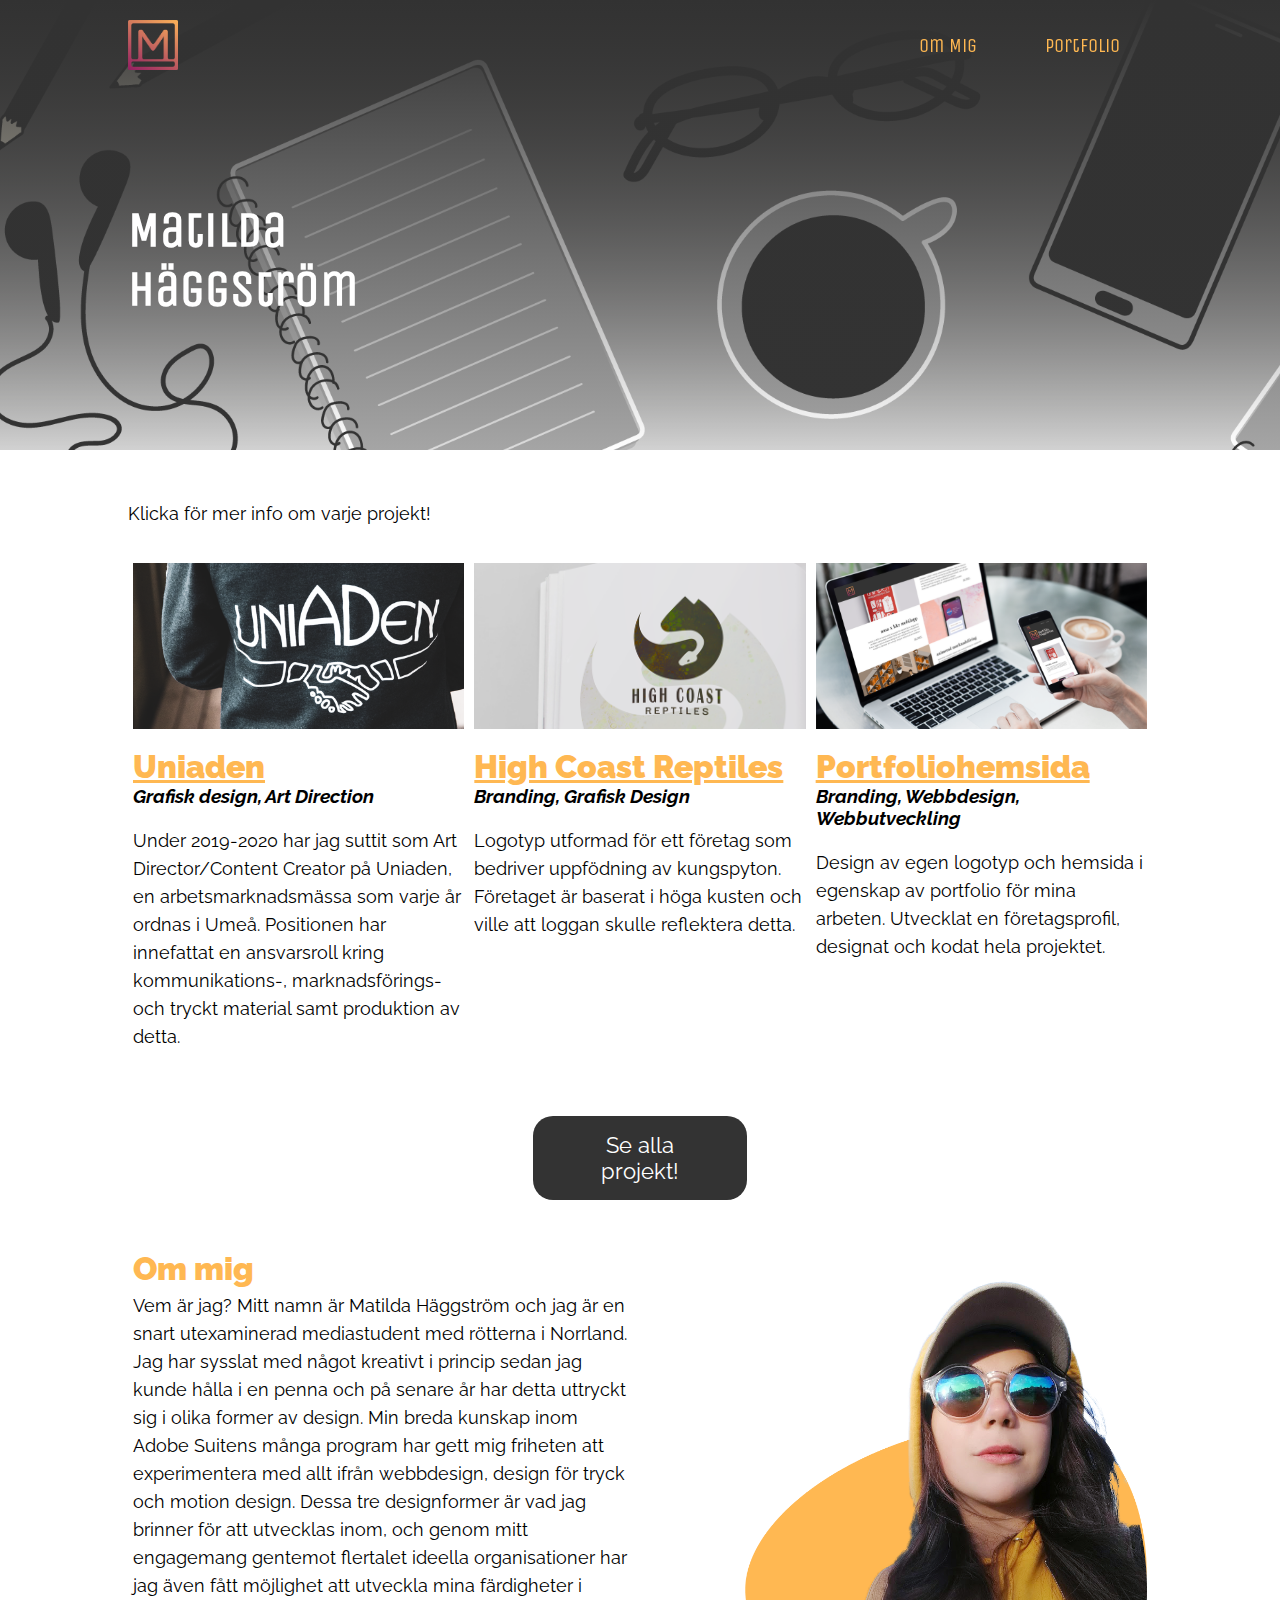
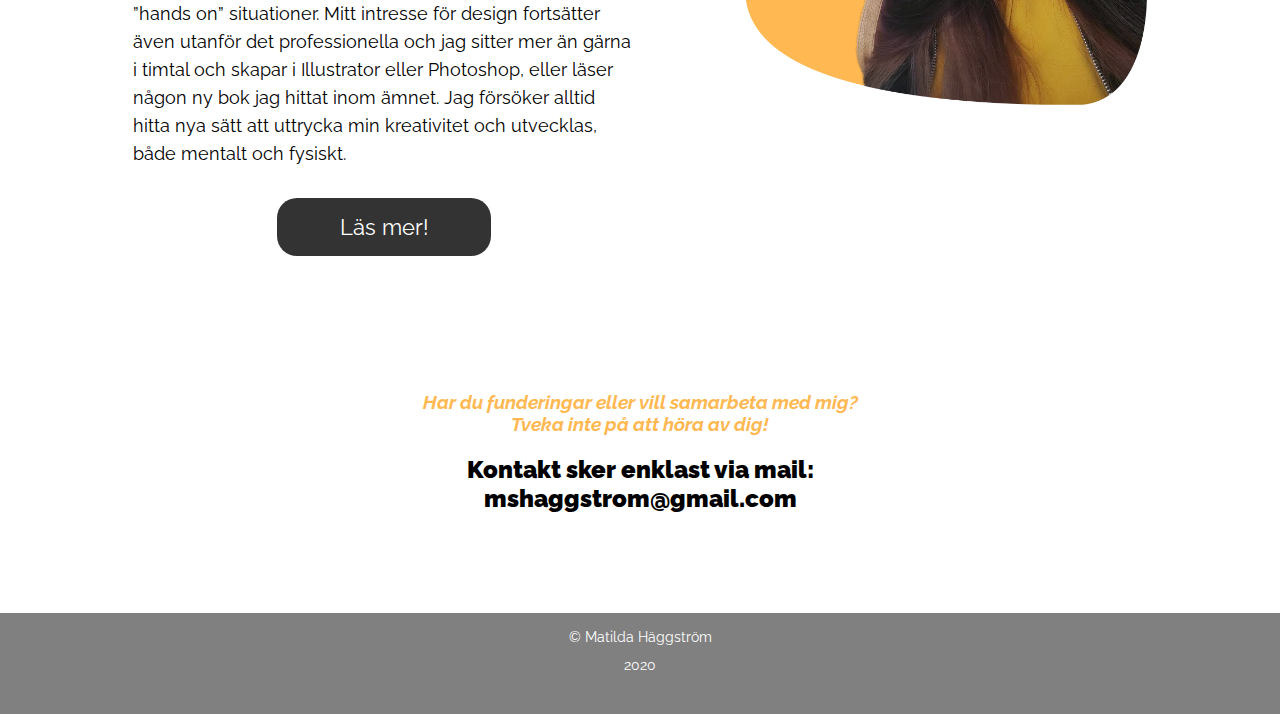
<file: index.html>
<!doctype html>
<html>
<head>
   <meta charset="utf-8">
    <title>Matilda Häggström</title>
    <link rel="icon" 
      type="image/png" 
      href="img/mlogo.png">
    <link rel="stylesheet" href="style.css">
    <link href="https://fonts.googleapis.com/css?family=Unica+One&display=swap" rel="stylesheet">
    <link href="https://fonts.googleapis.com/css?family=Raleway&display=swap" rel="stylesheet">
    <meta name="viewport" content="width=device-width, initial-scale=1.0">
   <script
  src="https://code.jquery.com/jquery-3.4.1.js"
  integrity="sha256-WpOohJOqMqqyKL9FccASB9O0KwACQJpFTUBLTYOVvVU="
  crossorigin="anonymous"></script>
</head>
<body>
    <header>
        <nav>
          
            <a href="index.html"><img class="logo" src="img/mlogo.png" alt="logo"></a>
           
            <div id="menu">
               <ul>
                <li><a href="about.html">Om Mig</a></li>
                <li><a href="portfolio.html">Portfolio</a></li>
                </ul>
            </div>
        </nav>
        
      <h1>Matilda <br> Häggström</h1>
      
    </header>
       <div class="description">
            
            <p>Klicka för mer info om varje projekt!</p>
        
                <div class="row">
                    <div class="column" id="proj1">
                    <div class="col1">
                     <a class="projlink" href="uniaden.html"><img class="project" src="small/uniaden.png" alt="Uniaden"/>
                        <h1>Uniaden</h1></a>
                        <h3>Grafisk design, Art Direction</h3>
                    <p>Under 2019-2020 har jag suttit som Art Director/Content Creator på Uniaden, en arbetsmarknadsmässa som varje år ordnas i Umeå.
            Positionen har innefattat en ansvarsroll kring kommunikations-, marknadsförings- och tryckt material samt produktion av detta.</p>
                    </div>
                    </div>
                    
                    <div class="column" id="proj2">
                    <div class="col2">
                    <a class="projlink" href="hcr.html"><img class="project" src="small/hcr.png" alt="HCR"/>
                        <h1>High Coast Reptiles</h1></a>
                        <h3>Branding, Grafisk Design</h3>
                    <p>
                    Logotyp utformad för ett företag som bedriver uppfödning av kungspyton. Företaget är baserat i höga kusten och ville att loggan skulle reflektera detta.</p>
            
                    </div>
                    </div>
                    
                    <div class="column" id="proj3">
                    <div class="col3">
                     <a class="projlink" href="portfoliohemsida.html"><img class="project" src="small/mh.png" alt="Mockup psd created by aleksandr_samochernyi"/>
                         <h1>Portfoliohemsida</h1></a>
                         <h3>Branding, Webbdesign, Webbutveckling</h3>
                    <p>Design av egen logotyp och hemsida i egenskap av portfolio för mina arbeten. Utvecklat en företagsprofil, designat och kodat hela projektet.</p>
                    </div>
                    </div>
           </div>
           <a class="button" href="portfolio.html">Se alla projekt!</a>
            
            <div class="row">
                    <div class="column" id="me">
                    <div class="col1">
                    <h1>Om mig</h1>
                    <p>Vem är jag? Mitt namn är Matilda Häggström och jag är en snart utexaminerad mediastudent med 
                    rötterna i Norrland. Jag har sysslat med något kreativt i princip sedan jag kunde hålla i en penna och på senare år har detta 
                    uttryckt sig i olika former av design. Min breda kunskap inom Adobe Suitens många program har gett mig friheten att experimentera 
                    med allt ifrån webbdesign, design för tryck och motion design. Dessa tre designformer är vad jag brinner för att utvecklas inom, 
                    och genom mitt engagemang gentemot flertalet ideella 
                    organisationer har jag även fått möjlighet att utveckla mina färdigheter i ”hands on” situationer.
                   Mitt intresse för design fortsätter även utanför det professionella och jag sitter mer än gärna i timtal och skapar i 
                   Illustrator eller Photoshop, eller läser någon ny bok jag hittat inom ämnet. Jag försöker alltid hitta nya sätt att 
                   uttrycka min kreativitet och utvecklas, både mentalt och fysiskt.</p>
                    
                    <a class="button" href="about.html">Läs mer!</a>
                    </div>
                    </div>
                    
                    <div class="column" id="picme">
                    <div class="col2">
                    <img class="about" src="img/about.png" alt="Me"/>
                    </div>
                    </div>
           </div>
           
           <span class="contact">
                <h3>Har du funderingar eller vill samarbeta med mig? <br>
                Tveka inte på att höra av dig! </h3>
                <h2>Kontakt sker enklast via mail: <br> mshaggstrom@gmail.com</h2></span>
           
    </div>
<footer>
    <p>
        &copy; Matilda Häggström <br> 2020</p>
   
</footer>
<script src="webp.js"></script>
</body>
</html>
</file>
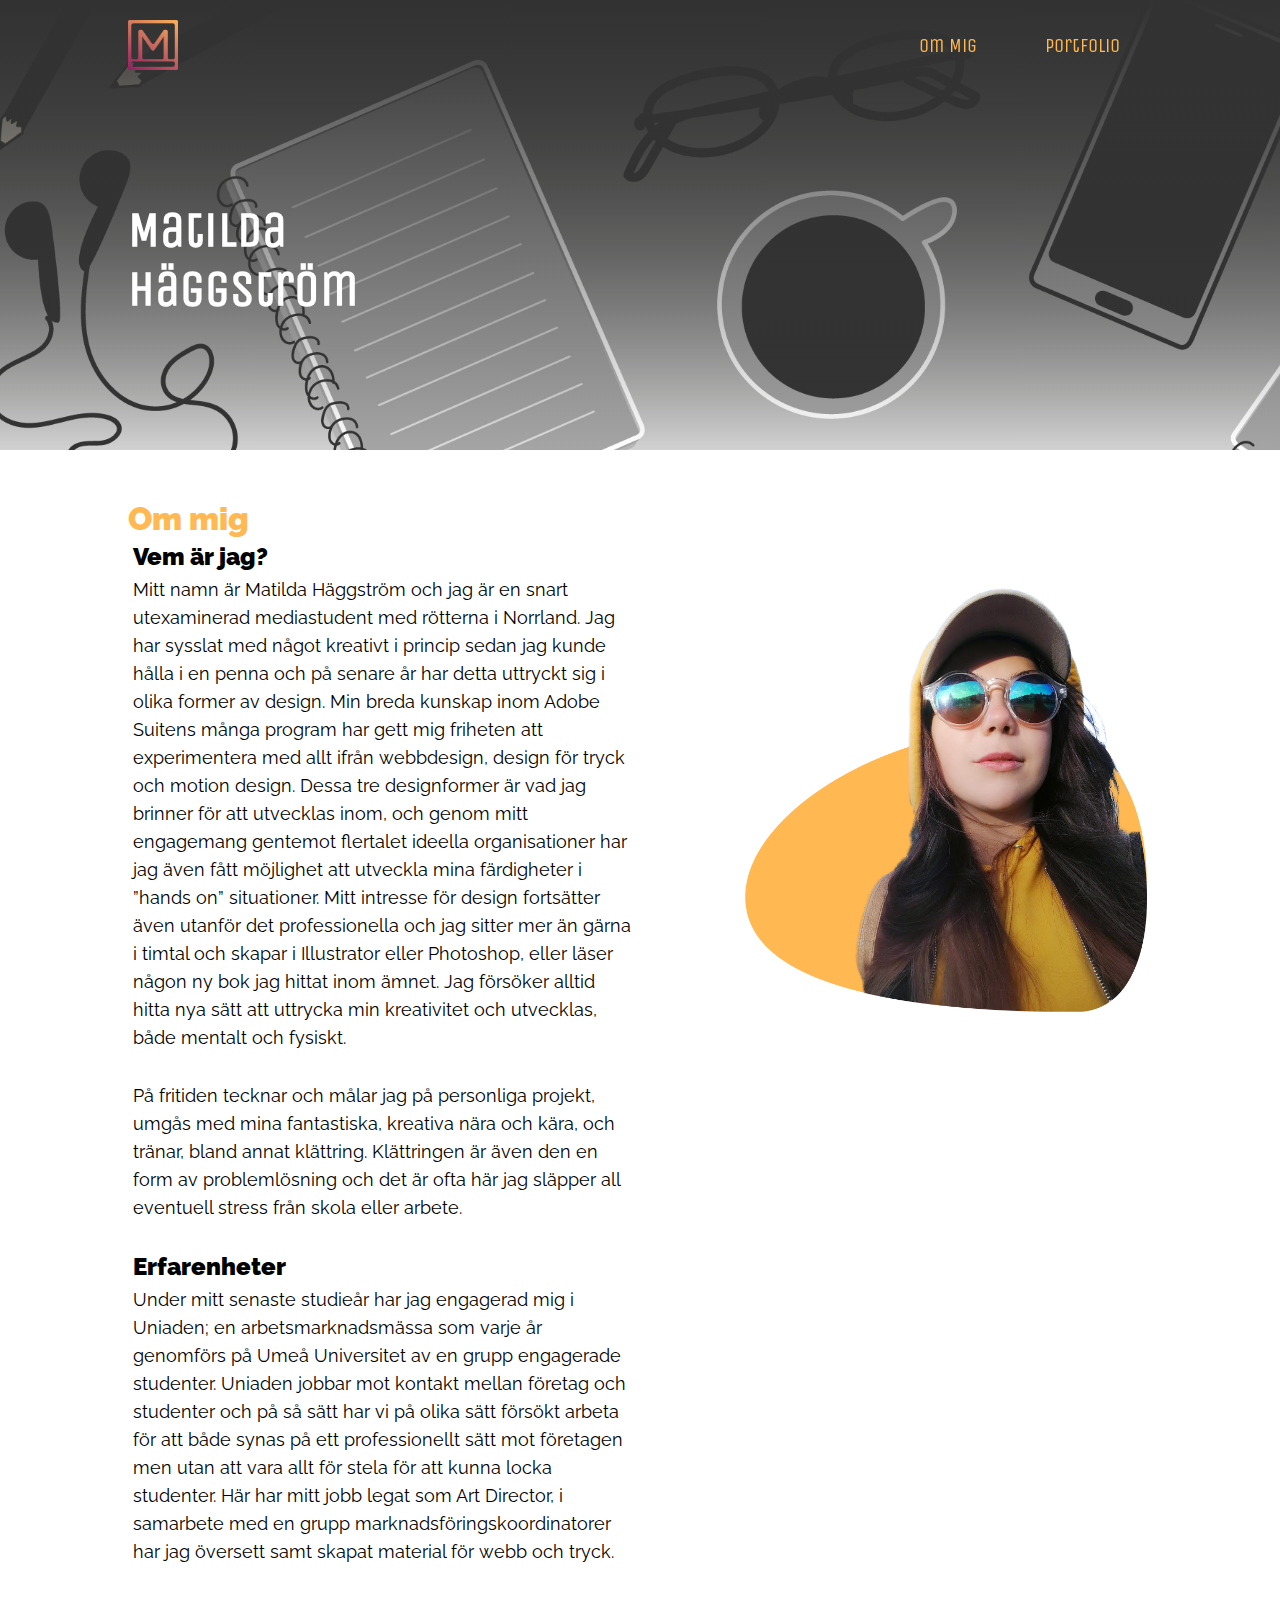
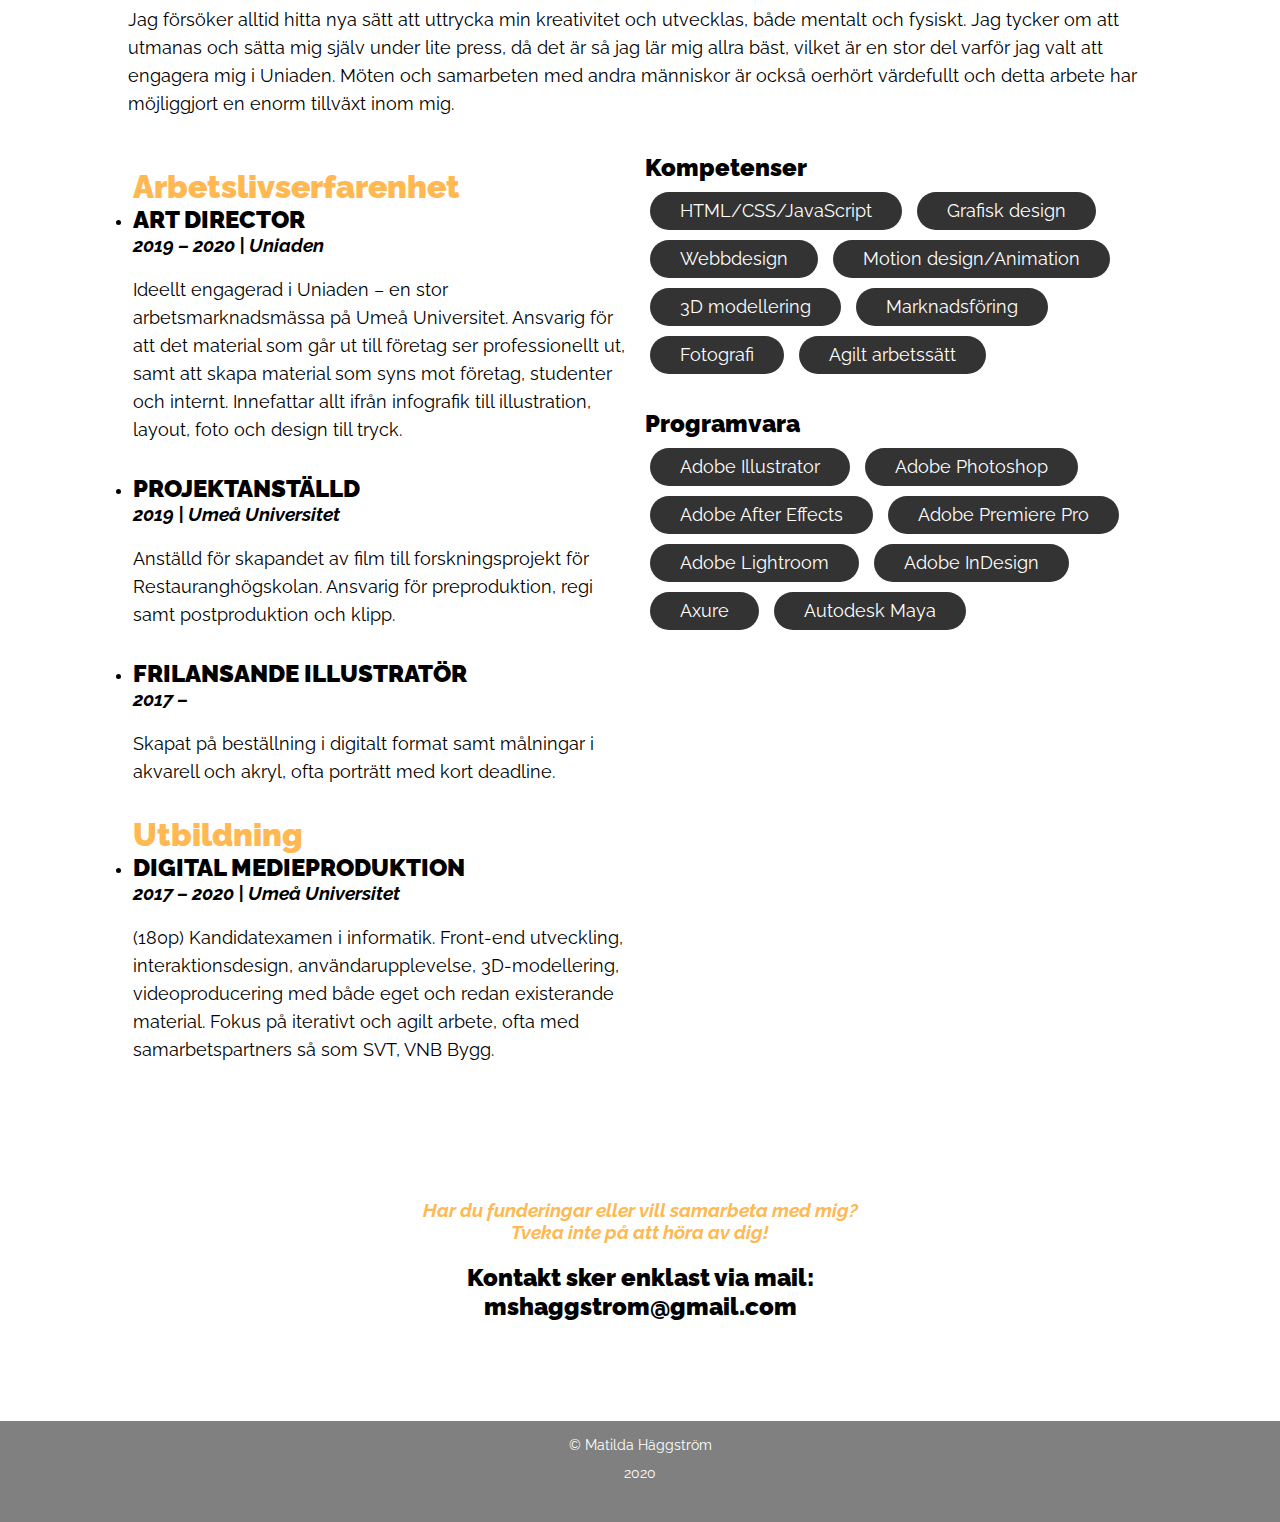
<file: about.html>
<!doctype html>
<html>
<head>
   <meta charset="utf-8">
    <title>Matilda Häggström</title>
    <link rel="icon" 
      type="image/png" 
      href="img/mlogo.png">
    <link rel="stylesheet" href="style.css">
    <link href="https://fonts.googleapis.com/css?family=Unica+One&display=swap" rel="stylesheet">
    <link href="https://fonts.googleapis.com/css?family=Raleway&display=swap" rel="stylesheet">
    <meta name="viewport" content="width=device-width, initial-scale=1.0">
   <script
  src="https://code.jquery.com/jquery-3.4.1.js"
  integrity="sha256-WpOohJOqMqqyKL9FccASB9O0KwACQJpFTUBLTYOVvVU="
  crossorigin="anonymous"></script>
</head>
<body>
    <header>
        <nav>
          
            <a href="index.html"><img class="logo" src="img/mlogo.png" alt="logo"></a>
           
            <div id="menu">
               <ul>
                <li><a href="about.html">Om Mig</a></li>
                <li><a href="portfolio.html">Portfolio</a></li>
                </ul>
            </div>
        </nav>
        
      <h1>Matilda <br> Häggström</h1>
      
    </header>
       <div class="description">
        <h1>Om mig</h1>

            <div class="row">
                    <div class="column" id="proj3">
                    <div class="col1">
                    <h2>Vem är jag?</h2>
                    <p>Mitt namn är Matilda Häggström och jag är en snart utexaminerad mediastudent med 
                        rötterna i Norrland. Jag har sysslat med något kreativt i princip sedan jag kunde hålla i en penna och på senare år har detta 
                        uttryckt sig i olika former av design. Min breda kunskap inom Adobe Suitens många program har gett mig friheten att experimentera 
                        med allt ifrån webbdesign, design för tryck och motion design. Dessa tre designformer är vad jag brinner för att utvecklas inom, 
                        och genom mitt engagemang gentemot flertalet ideella 
                        organisationer har jag även fått möjlighet att utveckla mina färdigheter i ”hands on” situationer.
                        Mitt intresse för design fortsätter även utanför det professionella och jag sitter mer än gärna i timtal och skapar i
                         Illustrator eller Photoshop, eller läser någon ny bok jag hittat inom ämnet. Jag försöker alltid hitta nya sätt att uttrycka 
                         min kreativitet och utvecklas, både mentalt och fysiskt.</p>

                        <p>På fritiden tecknar och målar jag på personliga projekt, umgås med mina fantastiska, kreativa nära och kära, och tränar, bland annat klättring.
                        Klättringen är även den en form av problemlösning och det är ofta här jag släpper all eventuell stress från skola eller arbete. </p>
                        
                        <h2>Erfarenheter</h2>
                       <p>
                       Under mitt senaste studieår har jag engagerad mig i Uniaden; en arbetsmarknadsmässa som varje år genomförs på Umeå Universitet av 
                       en grupp engagerade studenter. Uniaden jobbar mot kontakt mellan företag och studenter och på så sätt har vi på olika sätt försökt 
                       arbeta för att både synas på ett professionellt sätt mot företagen men utan att vara allt för stela för att kunna locka studenter. 
                       Här har mitt jobb legat som Art Director, i samarbete med en grupp marknadsföringskoordinatorer har jag översett samt skapat material för webb och tryck.</p>
                        
                    </div>
                    </div>
                    
                    <div class="column" id="proj3">
                    <div class="col2">
                    <img class="about" src="img/about.png" alt="Me"/>
                    </div>
                    </div>
           </div>
           

            <p>Jag försöker alltid hitta nya sätt att uttrycka min kreativitet och utvecklas, både mentalt och fysiskt. Jag tycker om att 
                utmanas och sätta mig själv under lite press, då det är så jag lär mig allra bäst, vilket är en stor del varför jag valt att 
                engagera mig i Uniaden. Möten och samarbeten med andra människor är också oerhört värdefullt och detta arbete 
                har möjliggjort en enorm tillväxt inom mig.</p>
                
                <div class="row">
                    <div class="column" id="resume">
                    <div class="col1">
                     
                     <ul>
                     <h1>Arbetslivserfarenhet</h1>
                    <li>
                        <h2>ART DIRECTOR</h2> 
                        <h3>2019 – 2020 | Uniaden</h3>
                        <p>Ideellt engagerad i Uniaden – en stor arbetsmarknadsmässa på Umeå Universitet. Ansvarig för att det material som går ut 
                        till företag ser professionellt ut, samt att skapa material som syns mot företag, studenter och internt. Innefattar
                         allt ifrån infografik till illustration, layout, foto och design till tryck. </p>

                    </li>
                    <li>
                        <h2>PROJEKTANSTÄLLD</h2>
                        <h3>2019 | Umeå Universitet</h3>
                        <p>Anställd för skapandet av film till forskningsprojekt för Restauranghögskolan. Ansvarig för preproduktion, 
                        regi samt postproduktion och klipp.</p>

                    </li>
                    
                    <li> 
                        <h2>FRILANSANDE ILLUSTRATÖR</h2>
                        <h3>2017 – </h3>
                        <p>Skapat på beställning i digitalt format samt målningar i akvarell och akryl, ofta porträtt med kort deadline.</p>

                    </li>
                    
                    <h1>Utbildning</h1>
                    <li>
                        <h2>DIGITAL MEDIEPRODUKTION</h2>
                        <h3>2017 – 2020 | Umeå Universitet</h3>
                        <p>(180p) Kandidatexamen i informatik. Front-end utveckling, interaktionsdesign, användarupplevelse, 3D-modellering, videoproducering med både eget och redan existerande material. Fokus på iterativt och agilt arbete, ofta med samarbetspartners så som SVT, VNB Bygg.</p>

                    </li>
                    
                </ul>
                     
                    </div>
                    </div>
                    
                    <div class="column" id="resume2">
                    <div class="col2">
                    
                    <div class="pround"><h2>Kompetenser</h2>
                        <p>
                        <span>HTML/CSS/JavaScript</span> <span>Grafisk design</span> <span>Webbdesign</span> <span>Motion design/Animation</span> <span>3D modellering</span> <span>Marknadsföring</span> <span>Fotografi</span> <span>Agilt arbetssätt</span>
                        </p>
                        </div>
                        
                    <div class="pround"><h2>Programvara</h2>
                        <p>
                        <span>Adobe Illustrator</span> <span>Adobe Photoshop</span> <span>Adobe After Effects</span> <span>Adobe Premiere Pro</span> <span>Adobe Lightroom</span> <span>Adobe InDesign</span> <span>Axure</span> <span>Autodesk Maya</span>
                        </p>
                        </div>
                    
                    </div>
                    </div>
                    
           </div>

                <span class="contact">
                <h3>Har du funderingar eller vill samarbeta med mig? <br>
                Tveka inte på att höra av dig! </h3>
                <h2>Kontakt sker enklast via mail: <br> mshaggstrom@gmail.com</h2></span>
           
        </div>
<footer>
   <p>
        &copy; Matilda Häggström <br> 2020</p>
</footer>
<script src="webp.js"></script>
</body>
</html>
</file>
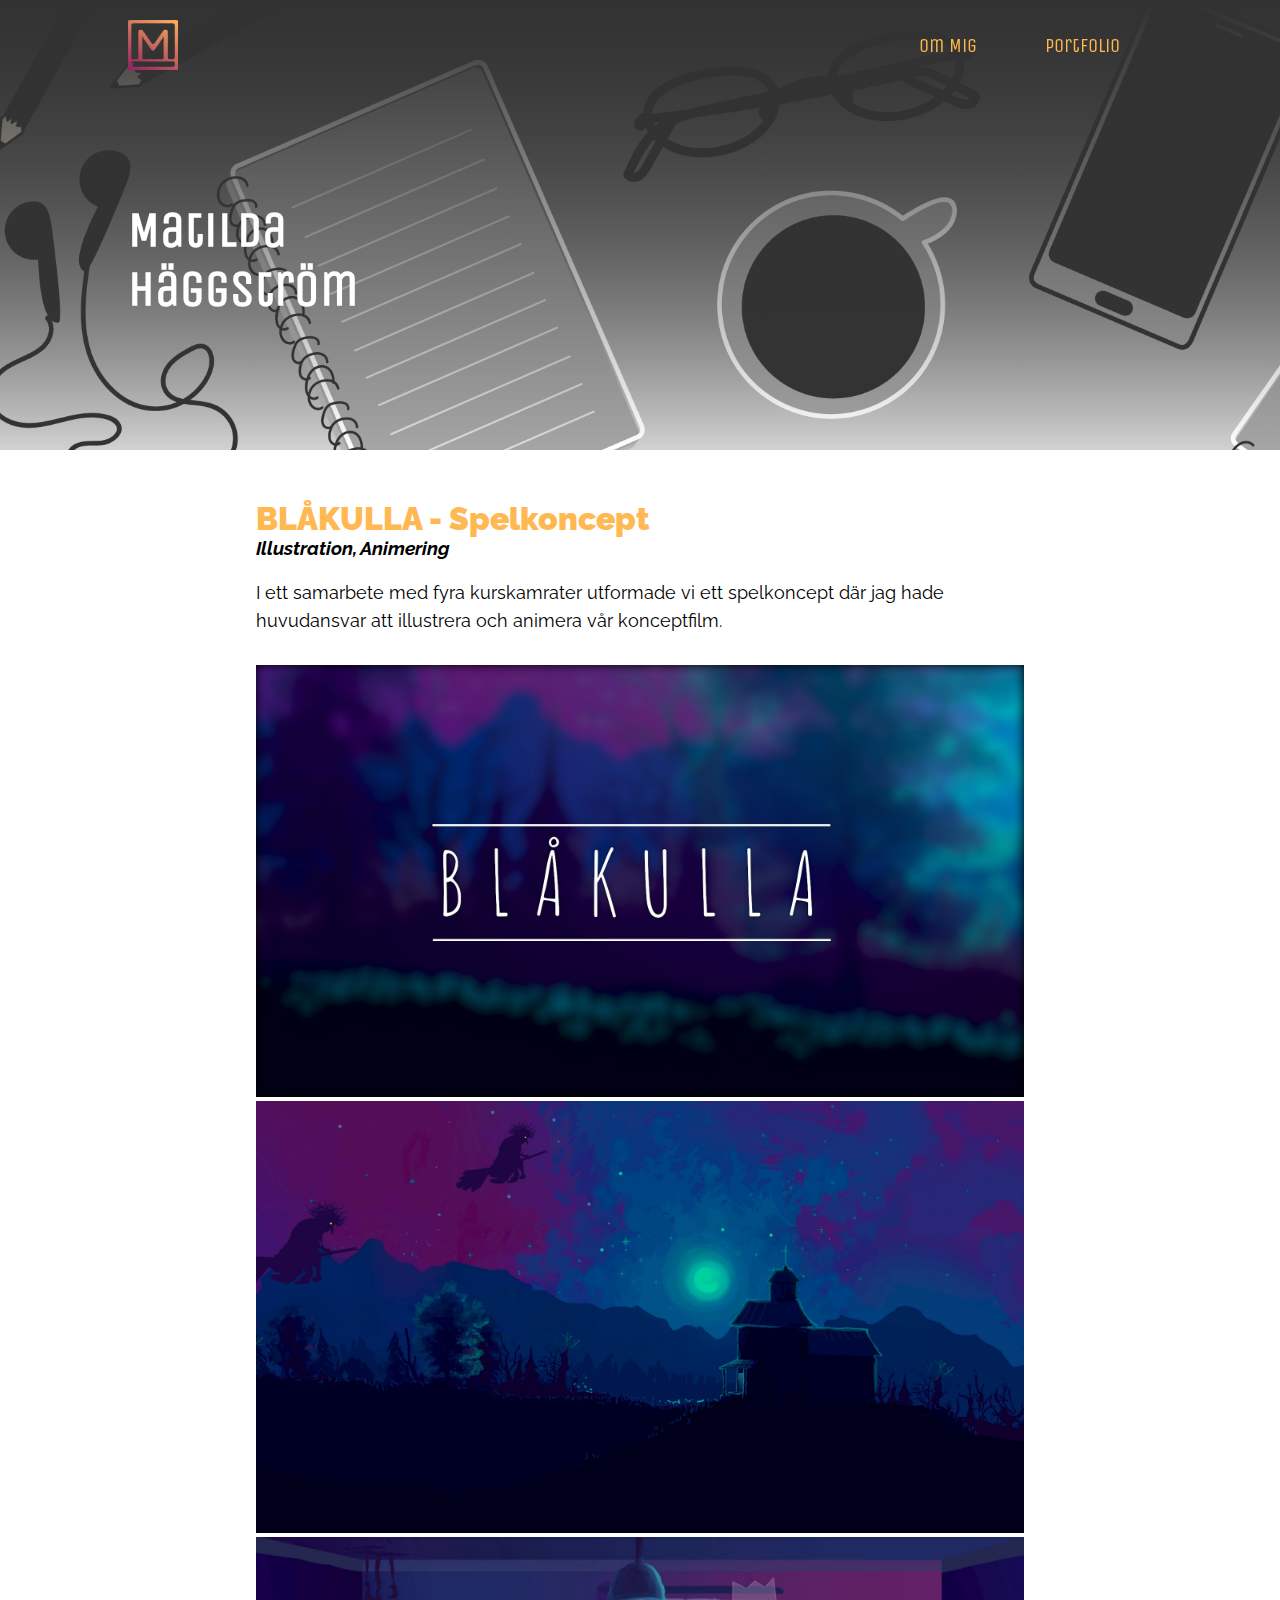
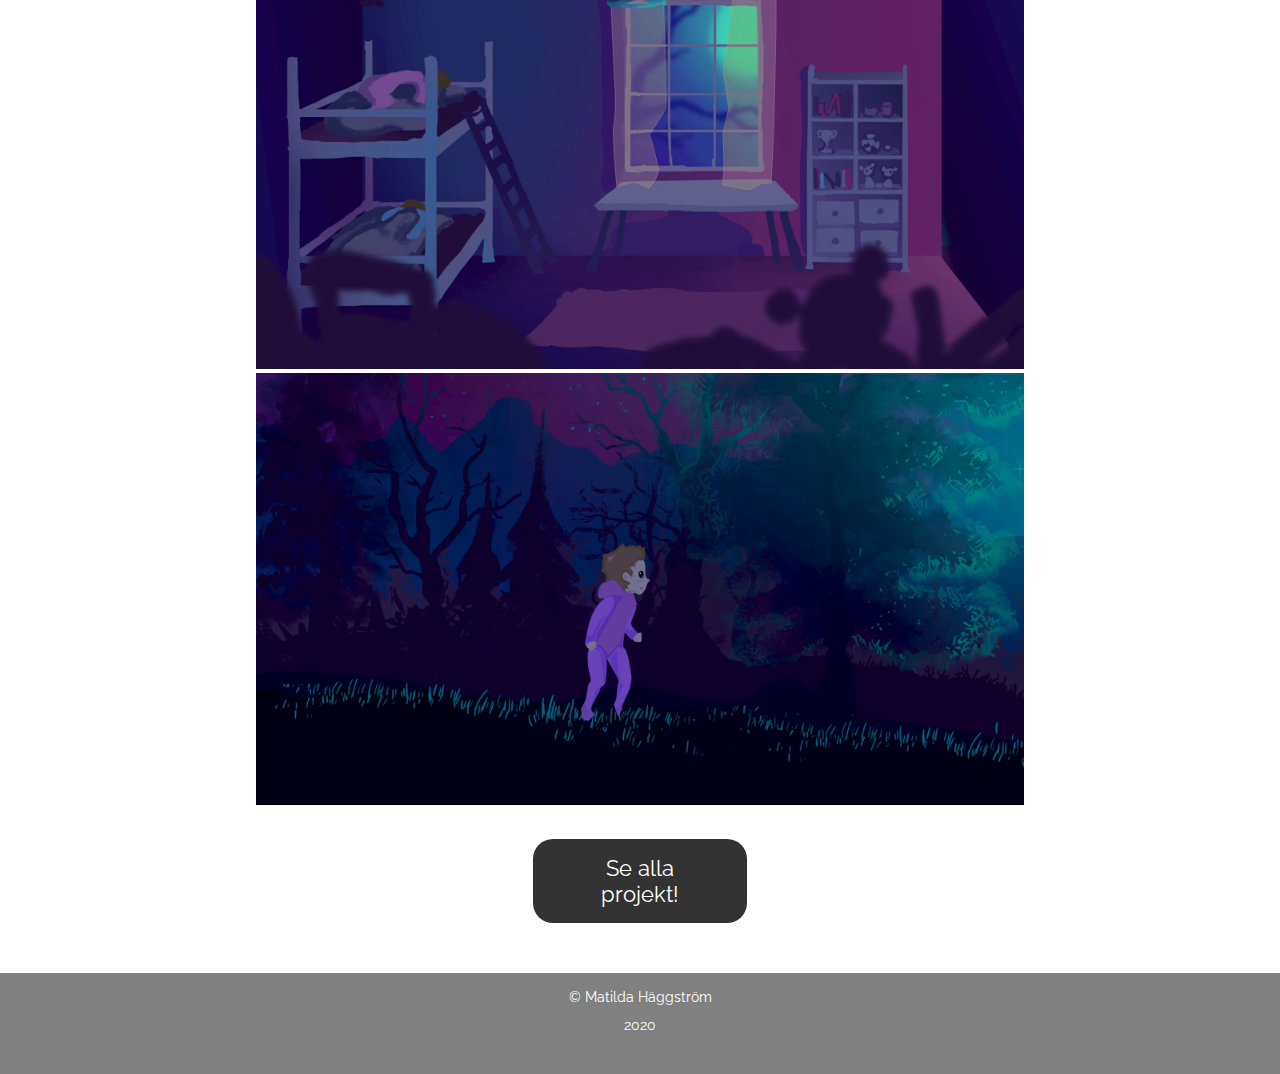
<file: blakulla.html>
<!doctype html>
<html>
<head>
   <meta charset="utf-8">
    <title>Matilda Häggström</title>
    <link rel="icon" 
      type="image/png" 
      href="img/mlogo.png">
    <link rel="stylesheet" href="style.css">
    <link href="https://fonts.googleapis.com/css?family=Unica+One&display=swap" rel="stylesheet">
    <link href="https://fonts.googleapis.com/css?family=Raleway&display=swap" rel="stylesheet">
    <meta name="viewport" content="width=device-width, initial-scale=1.0">
   <script
  src="https://code.jquery.com/jquery-3.4.1.js"
  integrity="sha256-WpOohJOqMqqyKL9FccASB9O0KwACQJpFTUBLTYOVvVU="
  crossorigin="anonymous"></script>
</head>
<body>
    <header>
        <nav>
          
            <a href="index.html"><img class="logo" src="img/mlogo.png" alt="logo"></a>
           
            <div id="menu">
               <ul>
                <li><a href="about.html">Om Mig</a></li>
                <li><a href="portfolio.html">Portfolio</a></li>
                </ul>
            </div>
        </nav>
        
      <h1>Matilda <br> Häggström</h1>
      
    </header>
       <div class="closeup">
        <h1>BLÅKULLA - Spelkoncept</h1>
          <h3>Illustration, Animering</h3>
           <p>
                I ett samarbete med fyra kurskamrater utformade vi ett spelkoncept där jag hade huvudansvar att illustrera och animera vår konceptfilm.
            </p>
               
            <img src="img/blakull5.png" alt="blåkulla">
            
            <img src="img/blakull2.png" alt="blåkulla">
            
            <img src="img/blakull3.png" alt="blåkulla"> 
            
            <img src="img/blakull1.png" alt="blåkulla">
            
           
           <a class="button" href="portfolio.html">Se alla projekt!</a>
        </div>  
<footer>
    <p>
        &copy; Matilda Häggström <br> 2020</p>
</footer>
<script src="webp.js"></script>
</body>
</html>
</file>
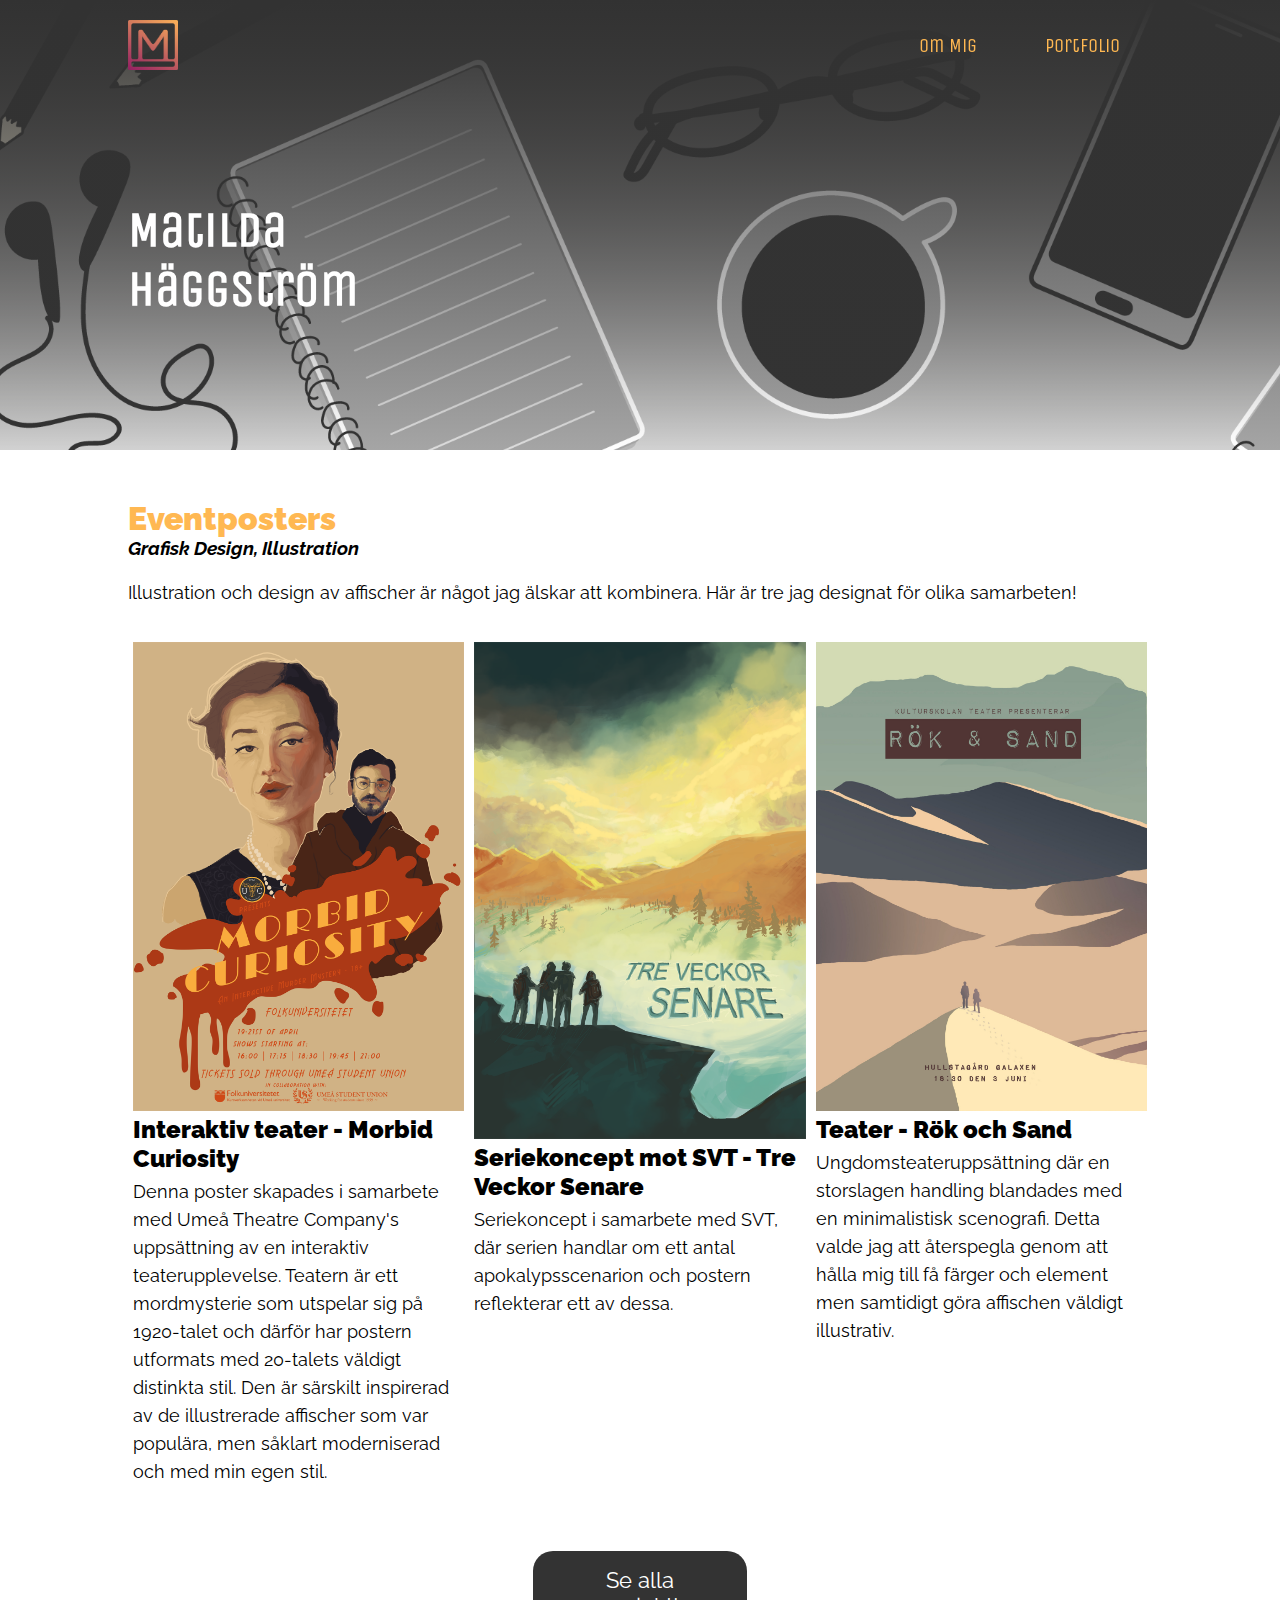
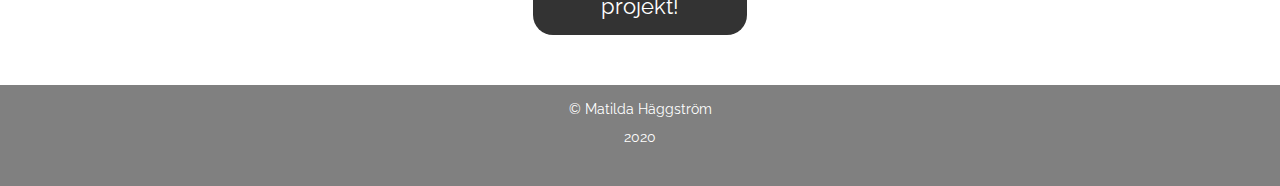
<file: eventposters.html>
<!doctype html>
<html>
<head>
   <meta charset="utf-8">
    <title>Matilda Häggström</title>
    <link rel="icon" 
      type="image/png" 
      href="img/mlogo.png">
    <link rel="stylesheet" href="style.css">
    <link href="https://fonts.googleapis.com/css?family=Unica+One&display=swap" rel="stylesheet">
    <link href="https://fonts.googleapis.com/css?family=Raleway&display=swap" rel="stylesheet">
    <meta name="viewport" content="width=device-width, initial-scale=1.0">
   <script
  src="https://code.jquery.com/jquery-3.4.1.js"
  integrity="sha256-WpOohJOqMqqyKL9FccASB9O0KwACQJpFTUBLTYOVvVU="
  crossorigin="anonymous"></script>
</head>
<body>
    <header>
        <nav>
          
            <a href="index.html"><img class="logo" src="img/mlogo.png" alt="logo"></a>
           
            <div id="menu">
               <ul>
                <li><a href="about.html">Om Mig</a></li>
                <li><a href="portfolio.html">Portfolio</a></li>
                </ul>
            </div>
        </nav>
        
      <h1>Matilda <br> Häggström</h1>
      
    </header>
       <div class="description">
        <h1>Eventposters</h1>
          <h3>Grafisk Design, Illustration</h3>
           <p>
                Illustration och design av affischer är något jag älskar att kombinera. Här är tre jag designat för olika samarbeten!
            </p>
             
           
           <div class="row">
                    <div class="column" id="proj1">
                    <div class="col1">
                           
            <img src="img/MC2.png" alt="morbid curiosity poster">
           <h2>Interaktiv teater - Morbid Curiosity</h2>
           
           <p>Denna poster skapades i samarbete med Umeå Theatre Company's uppsättning av en interaktiv teaterupplevelse. Teatern är ett mordmysterie som utspelar sig på
           1920-talet och därför har postern utformats med 20-talets väldigt distinkta stil. Den är särskilt inspirerad av de illustrerade affischer som var populära, men såklart moderniserad och med min egen stil. </p>
           
                    </div>
                    </div>
                    
                    <div class="column" id="proj2">
                    <div class="col2">
                           
            <img src="img/3VS.png" alt="tre veckor senare poster">
           <h2>Seriekoncept mot SVT - Tre Veckor Senare</h2>
            
            <p>Seriekoncept i samarbete med SVT, där serien handlar om ett antal apokalypsscenarion och postern reflekterar ett av dessa.</p>
           
                    </div>
                    </div>
                    
                    <div class="column" id="proj3">
                    <div class="col3">
                       
            <img src="img/RokOsand.jpg" alt="rök och sand poster">
            <h2>Teater - Rök och Sand</h2> 
           
           <p>Ungdomsteateruppsättning där en storslagen handling blandades med en minimalistisk scenografi. Detta valde jag att återspegla genom att hålla mig till få färger och element men samtidigt göra affischen väldigt illustrativ. </p>
                    </div>
                    </div>
           </div>
           
           <a class="button" href="portfolio.html">Se alla projekt!</a>
        </div>  
<footer>
    <p>
        &copy; Matilda Häggström <br> 2020</p>
</footer>
<script src="webp.js"></script>
</body>
</html>
</file>
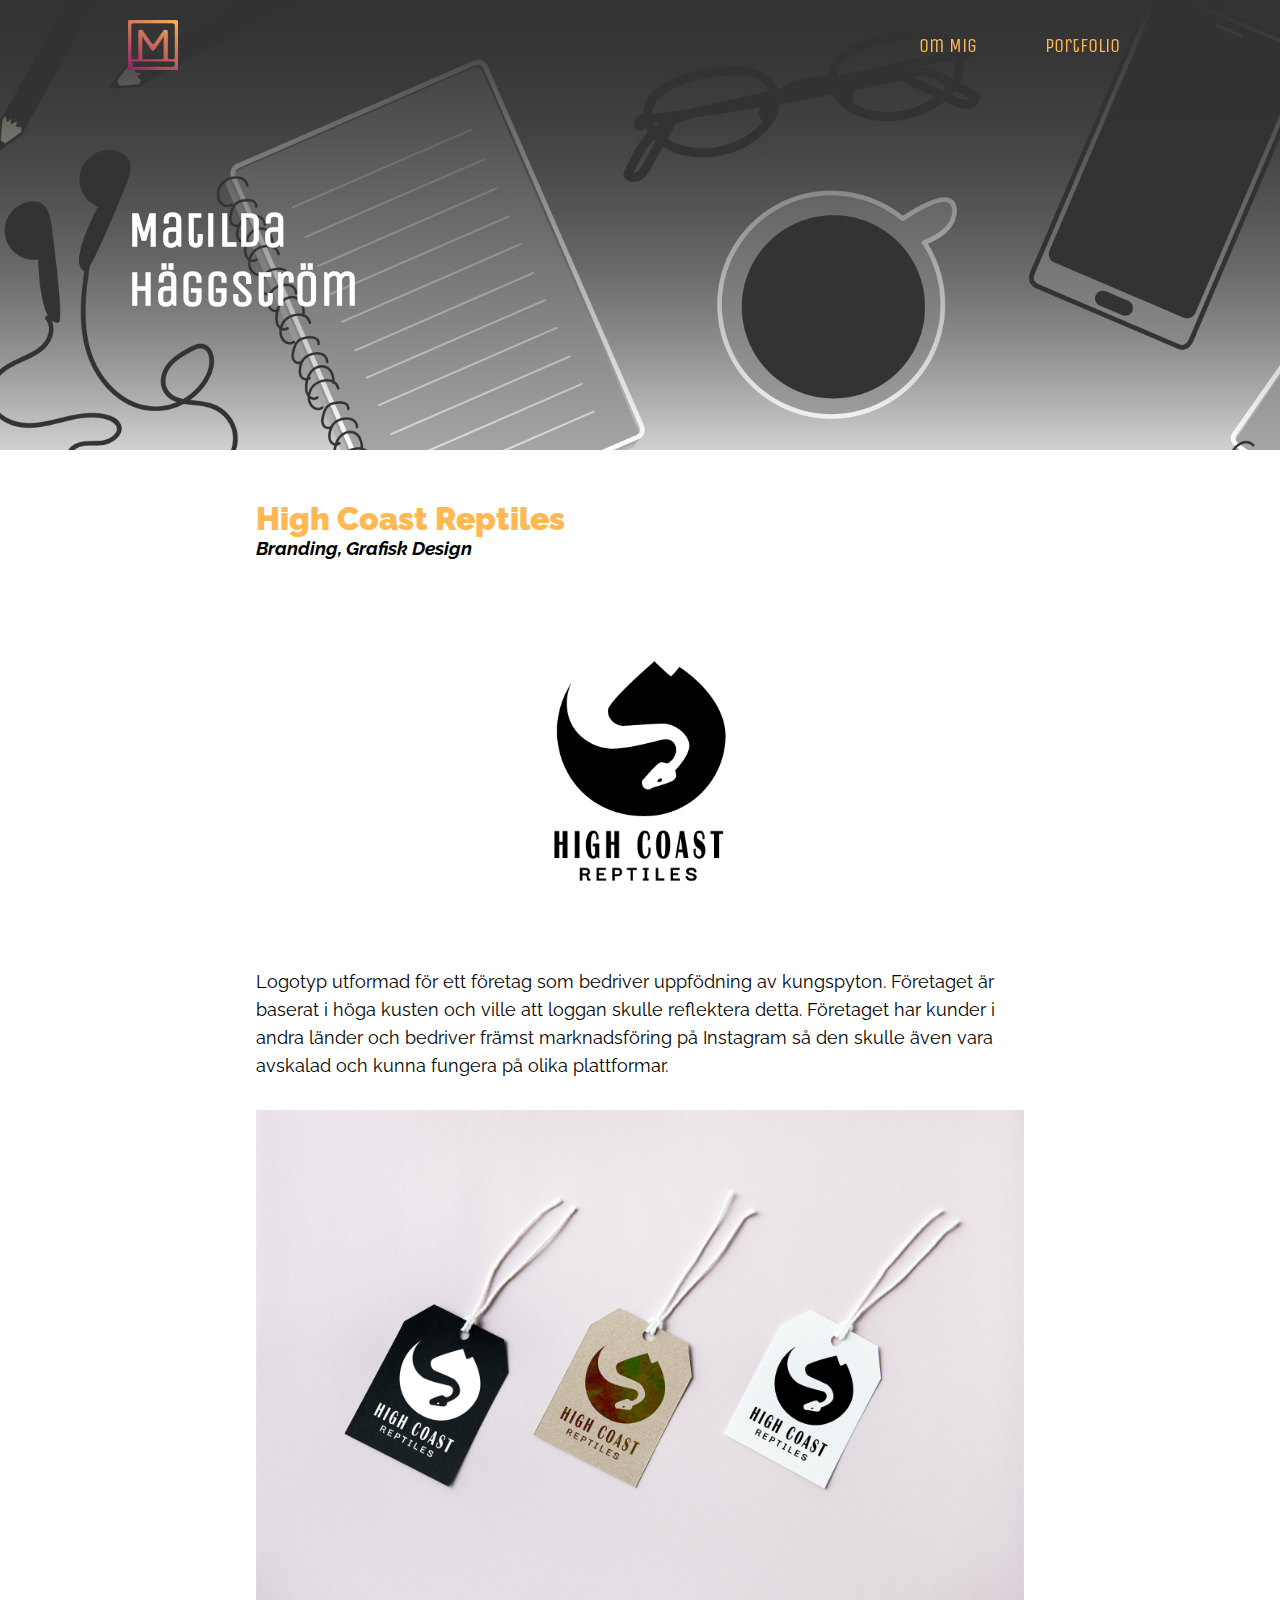
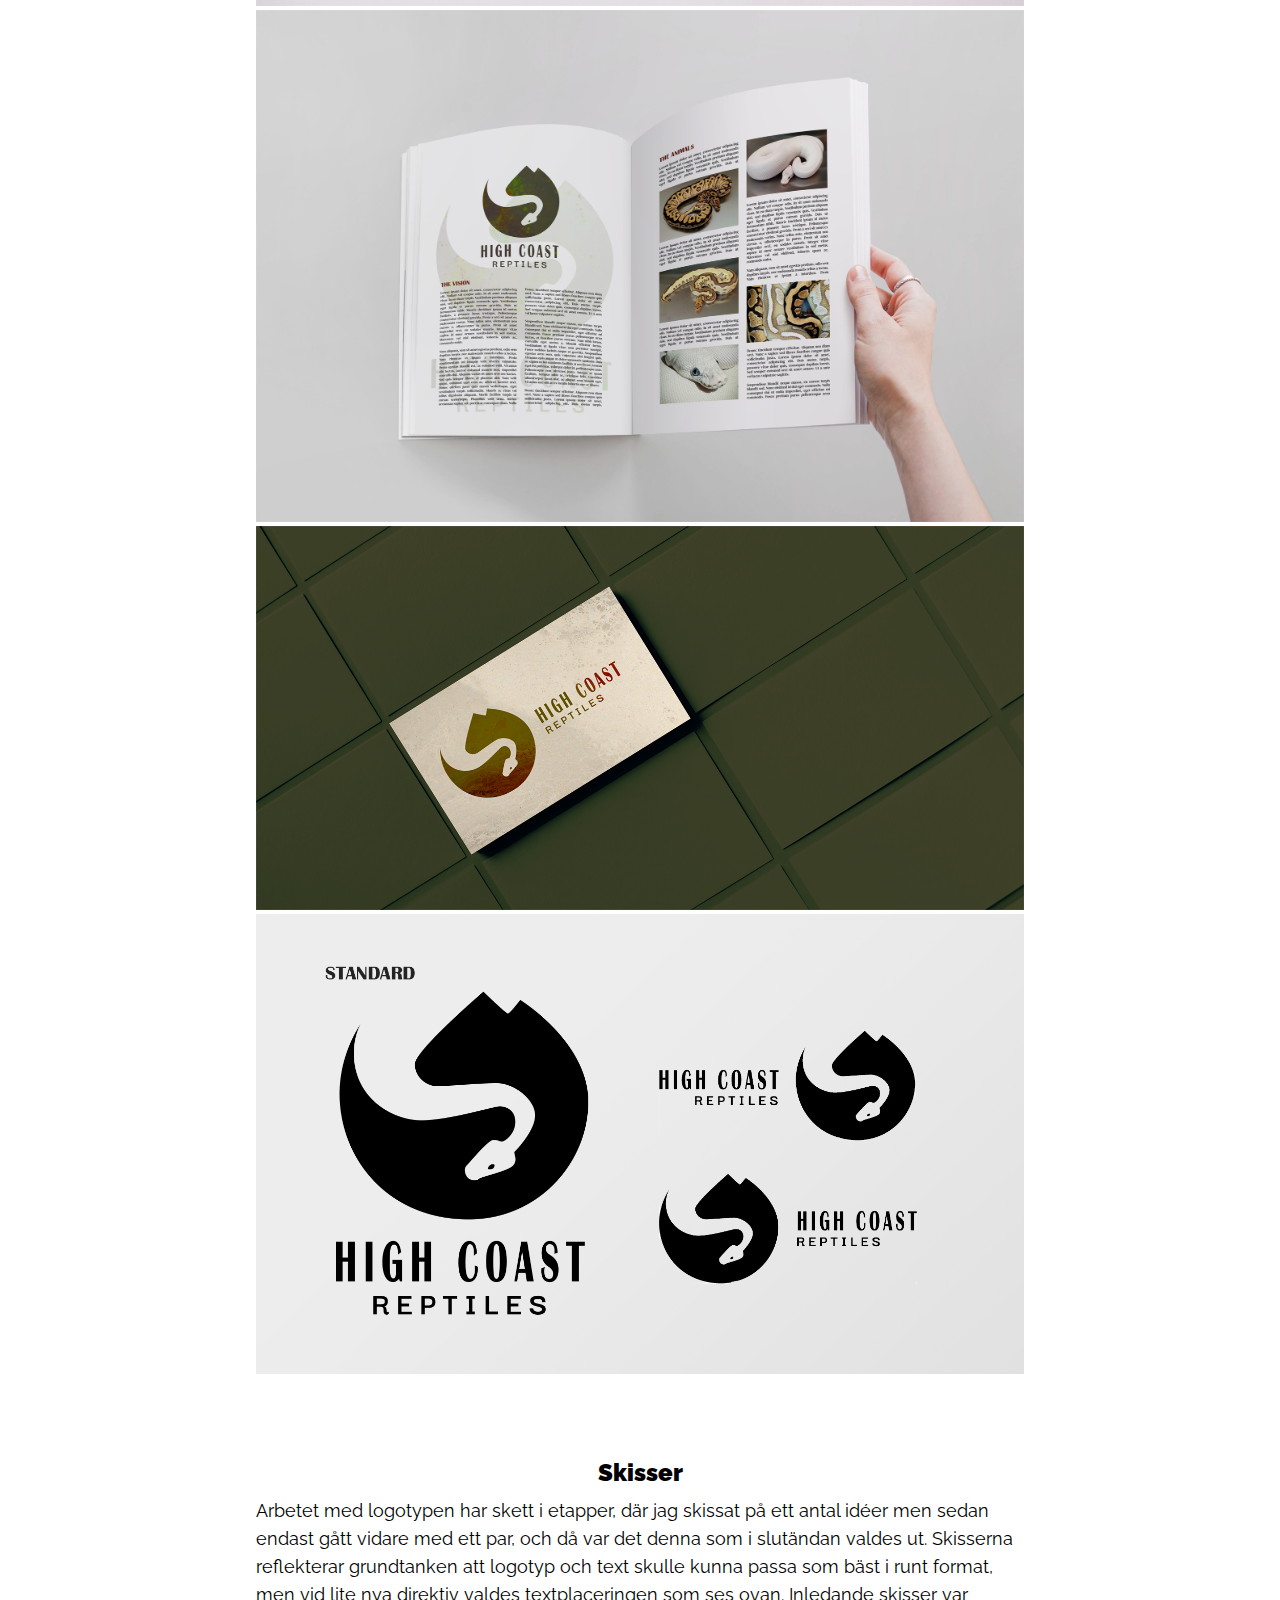
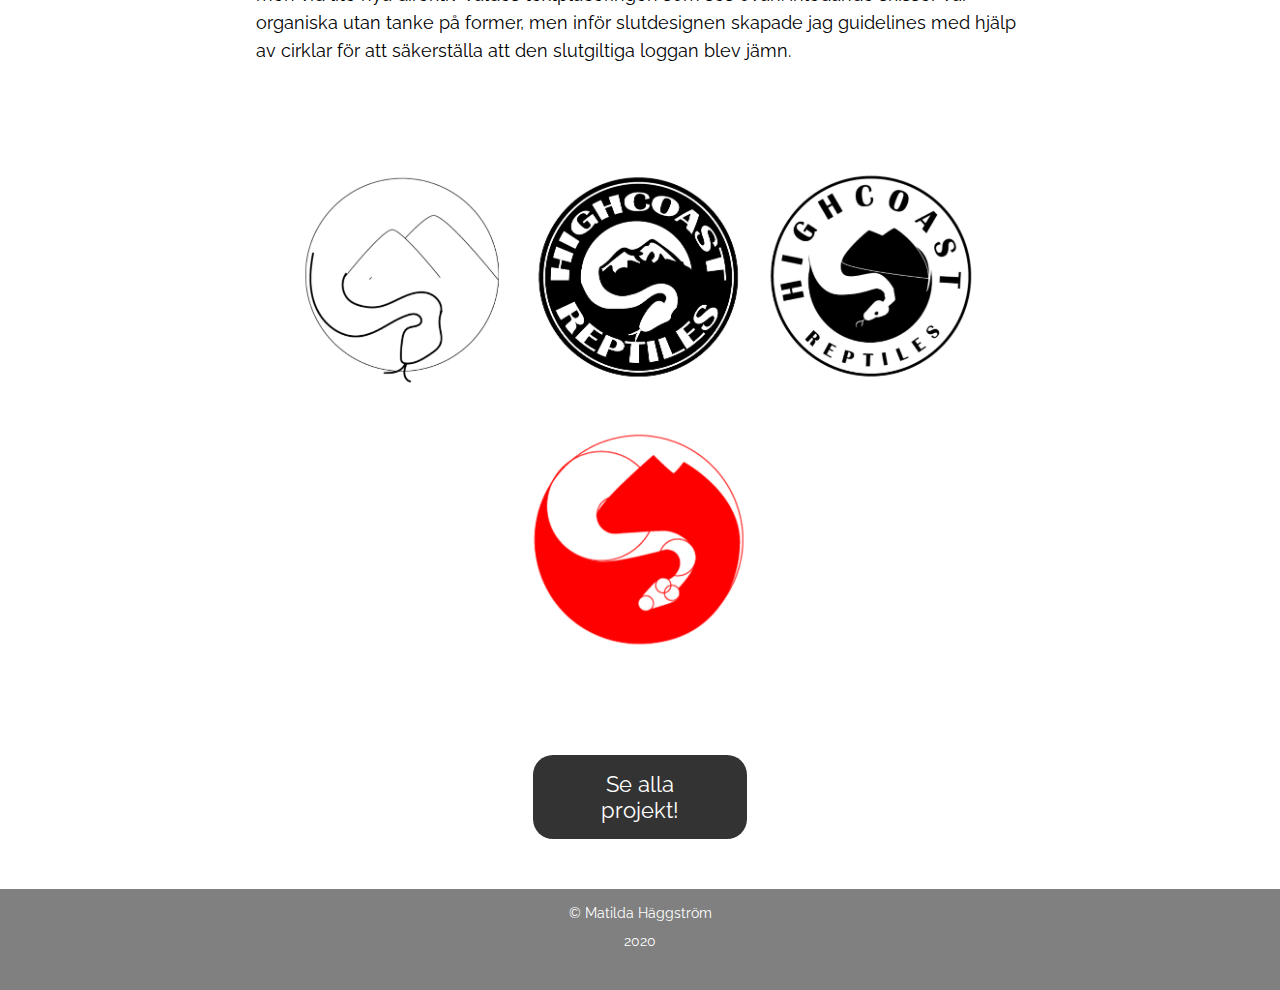
<file: hcr.html>
<!doctype html>
<html>
<head>
   <meta charset="utf-8">
    <title>Matilda Häggström</title>
    <link rel="icon" 
      type="image/png" 
      href="img/mlogo.png">
    <link rel="stylesheet" href="style.css">
    <link href="https://fonts.googleapis.com/css?family=Unica+One&display=swap" rel="stylesheet">
    <link href="https://fonts.googleapis.com/css?family=Raleway&display=swap" rel="stylesheet">
    <meta name="viewport" content="width=device-width, initial-scale=1.0">
   <script
  src="https://code.jquery.com/jquery-3.4.1.js"
  integrity="sha256-WpOohJOqMqqyKL9FccASB9O0KwACQJpFTUBLTYOVvVU="
  crossorigin="anonymous"></script>
</head>
<body>
    <header>
        <nav>
          
            <a href="index.html"><img class="logo" src="img/mlogo.png" alt="logo"></a>
           
            <div id="menu">
               <ul>
                <li><a href="about.html">Om Mig</a></li>
                <li><a href="portfolio.html">Portfolio</a></li>
                </ul>
            </div>
        </nav>
        
      <h1>Matilda <br> Häggström</h1>
      
    </header>
       <div class="closeup">
        <h1>High Coast Reptiles</h1>
          <h3>Branding, Grafisk Design</h3>
               
            <img src="img/hcr1.png" alt="HCR" id="hcr">
            
            <p>
                Logotyp utformad för ett företag som bedriver uppfödning av kungspyton. Företaget är baserat i höga kusten och ville att loggan skulle reflektera detta.
                Företaget har kunder i andra länder och bedriver främst marknadsföring på Instagram så den skulle även vara avskalad och kunna fungera på olika plattformar.
            </p>
            
            <img src="img/hcrmock.png" alt="HCR">
            
            <img src="img/hcrmag.png" alt="HCR"> 
            
            <img src="img/hcrcard7.png" alt="HCR">
            
            <img src="img/hcrguide.png" alt="HCR">
            
            <h2>Skisser</h2>
            
            <p>
                Arbetet med logotypen har skett i etapper, där jag skissat på ett antal idéer men sedan endast gått vidare med ett par, och då var det denna som
                i slutändan valdes ut. Skisserna reflekterar grundtanken att logotyp och text skulle kunna passa som bäst i runt format, men vid lite nya direktiv valdes textplaceringen som ses ovan.
                Inledande skisser var organiska utan tanke på former, men inför slutdesignen skapade jag guidelines med hjälp av cirklar för att säkerställa att den slutgiltiga loggan blev jämn.
            </p>
            
            <img src="img/hcrskisser.png" alt="HCR">
             
            
            
           
           <a class="button" href="portfolio.html">Se alla projekt!</a>
        </div>  
<footer>
    <p>
        &copy; Matilda Häggström <br> 2020</p>
</footer>
<script src="webp.js"></script>
</body>
</html>
</file>
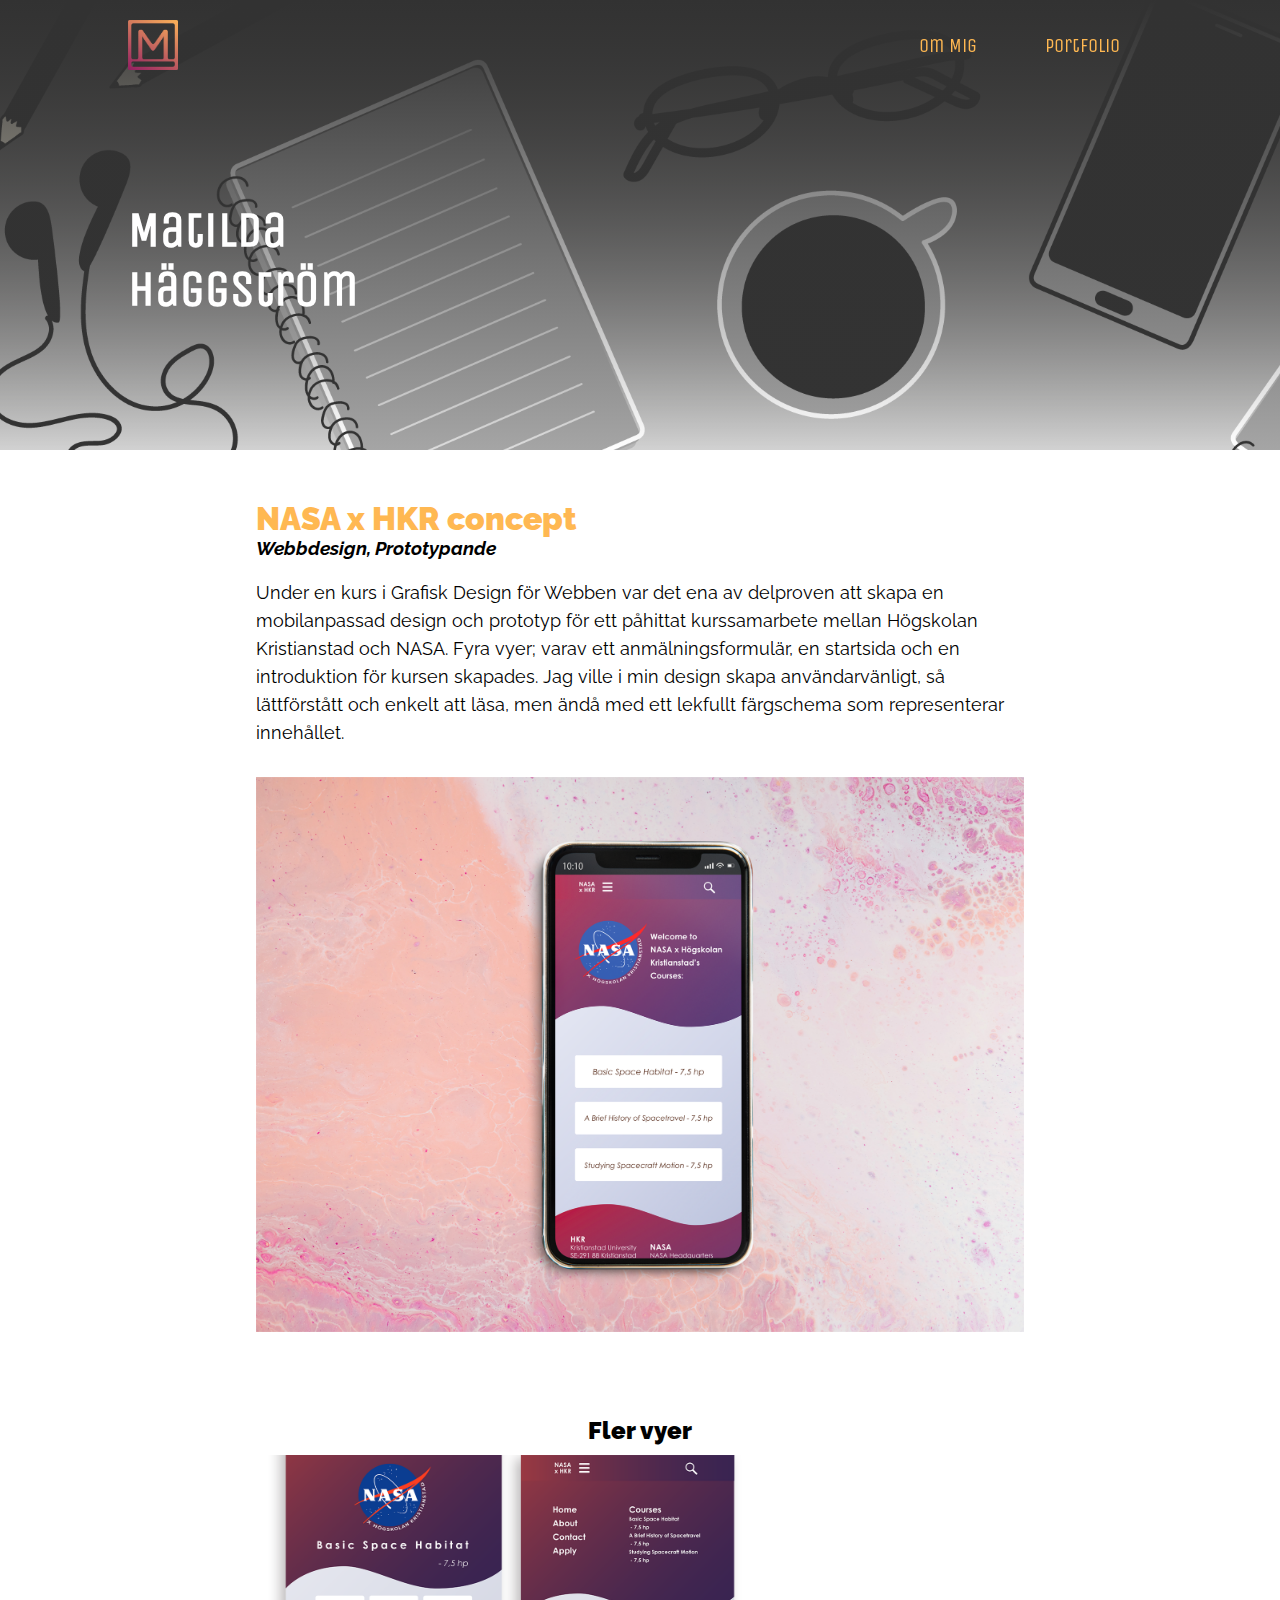
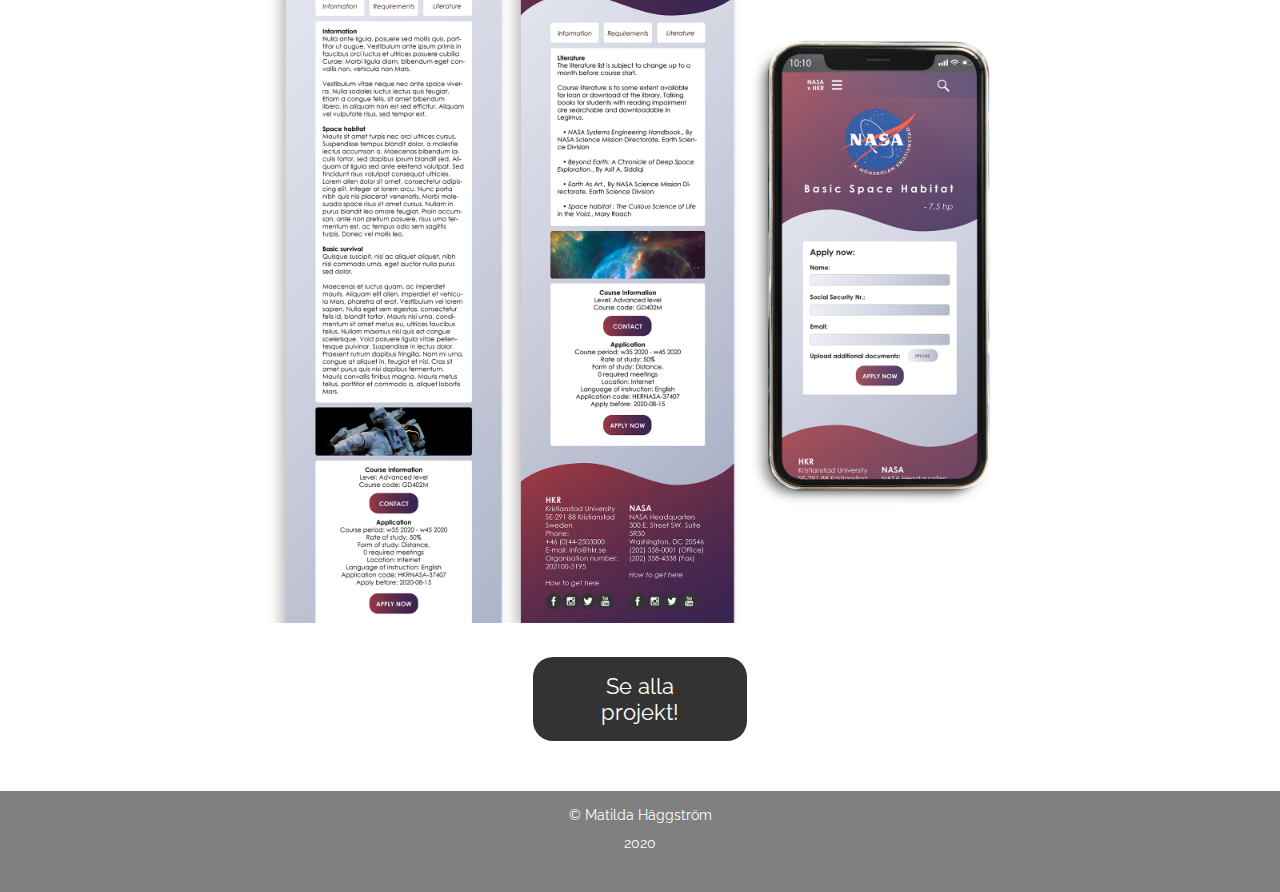
<file: nasaxhkr.html>
<!doctype html>
<html>
<head>
   <meta charset="utf-8">
    <title>Matilda Häggströme</title>
    <link rel="icon" 
      type="image/png" 
      href="img/mlogo.png">
    <link rel="stylesheet" href="style.css">
    <link href="https://fonts.googleapis.com/css?family=Unica+One&display=swap" rel="stylesheet">
    <link href="https://fonts.googleapis.com/css?family=Raleway&display=swap" rel="stylesheet">
    <meta name="viewport" content="width=device-width, initial-scale=1.0">
   <script
  src="https://code.jquery.com/jquery-3.4.1.js"
  integrity="sha256-WpOohJOqMqqyKL9FccASB9O0KwACQJpFTUBLTYOVvVU="
  crossorigin="anonymous"></script>
</head>
<body>
    <header>
        <nav>
          
            <a href="index.html"><img class="logo" src="img/mlogo.png" alt="logo"></a>
           
            <div id="menu">
               <ul>
                <li><a href="about.html">Om Mig</a></li>
                <li><a href="portfolio.html">Portfolio</a></li>
                </ul>
            </div>
        </nav>
        
      <h1>Matilda <br> Häggström</h1>
      
    </header>
       <div class="closeup">
        <h1>NASA x HKR concept</h1>
          <h3>Webbdesign, Prototypande</h3>
           <p>
            Under en kurs i Grafisk Design för Webben var det ena av delproven att skapa en mobilanpassad design och prototyp för ett påhittat kurssamarbete mellan Högskolan Kristianstad och NASA. 
            Fyra vyer; varav ett anmälningsformulär, en startsida och en introduktion för kursen skapades. Jag ville i min design skapa användarvänligt, så lättförstått och enkelt att läsa, men ändå
               med ett lekfullt färgschema som representerar innehållet. </p>
                
            <img src="img/nasa.png" alt="Nasa x HKR mockup">
           
           <h2>Fler vyer</h2>
           <img src="img/nasamockup.png" alt="Nasa x HKR mockup">
           
           <a class="button" href="portfolio.html">Se alla projekt!</a>
        </div>  
<footer>
    <p>
        &copy; Matilda Häggström <br> 2020</p>
</footer>
<script src="webp.js"></script>
</body>
</html>
</file>
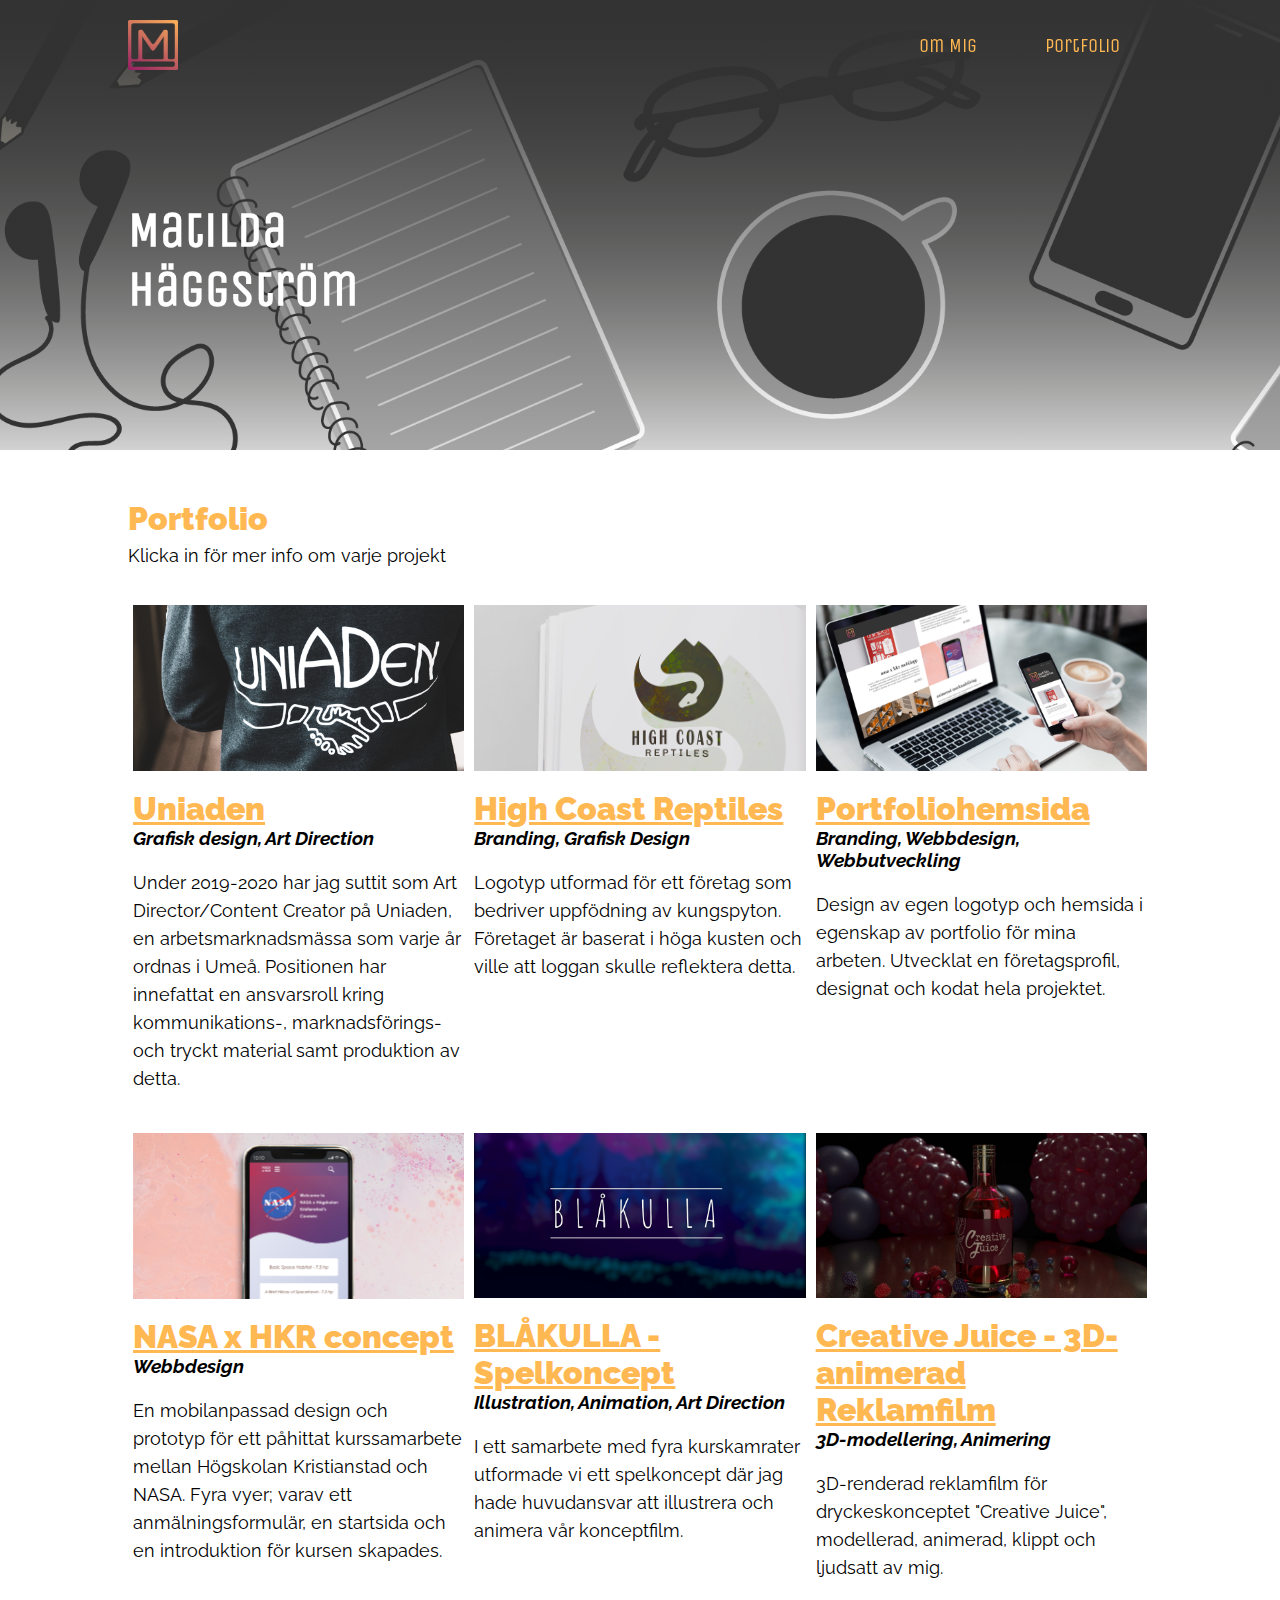
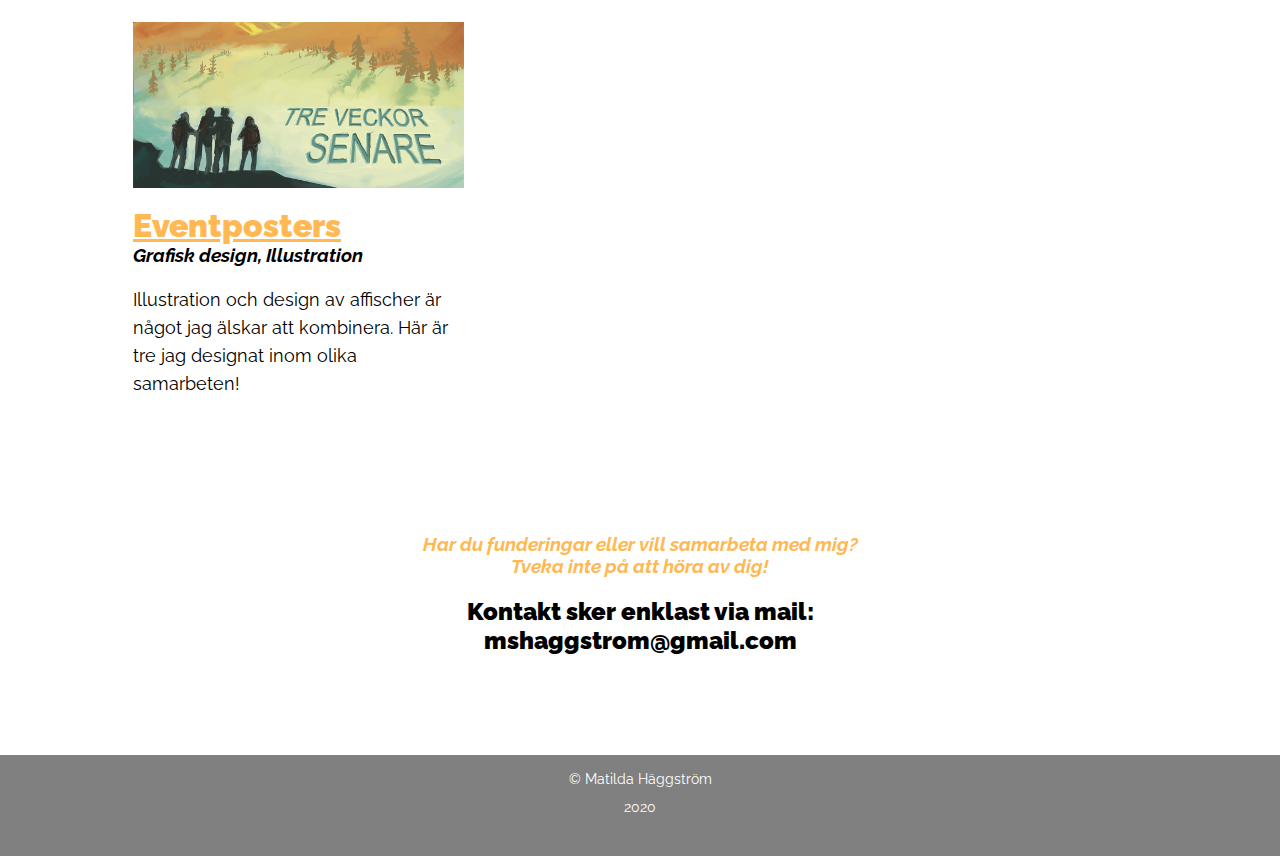
<file: portfolio.html>
<!doctype html>
<html>
<head>
   <meta charset="utf-8">
    <title>Matilda Häggström</title>
    <link rel="icon" 
      type="image/png" 
      href="img/mlogo.png">
    <link rel="stylesheet" href="style.css">
   <link href="https://fonts.googleapis.com/css?family=Unica+One&display=swap" rel="stylesheet">
    <link href="https://fonts.googleapis.com/css?family=Raleway&display=swap" rel="stylesheet">
    <meta name="viewport" content="width=device-width, initial-scale=1.0">
   <script
  src="https://code.jquery.com/jquery-3.4.1.js"
  integrity="sha256-WpOohJOqMqqyKL9FccASB9O0KwACQJpFTUBLTYOVvVU="
  crossorigin="anonymous"></script>
</head>
<body>
    <header>
        <nav>
          
            <a href="index.html"><img class="logo" src="img/mlogo.png" alt="logo"></a>
           
            <div id="menu">
               <ul>
                <li><a href="about.html">Om Mig</a></li>
                <li><a href="portfolio.html">Portfolio</a></li>
                </ul>
            </div>
        </nav>
        
      <h1>Matilda <br> Häggström</h1>
      
    </header>
       <div class="description">
        <h1>Portfolio</h1>
                <p>Klicka in för mer info om varje projekt</p>
                
                <div class="row">
                    <div class="column" id="proj1">
                    <div class="col1">
                     <a class="projlink" href="uniaden.html"><img class="project" src="small/uniaden.png" alt="Uniaden"/>
                        <h1>Uniaden</h1></a>
                        <h3>Grafisk design, Art Direction</h3>
                    <p>Under 2019-2020 har jag suttit som Art Director/Content Creator på Uniaden, en arbetsmarknadsmässa som varje år ordnas i Umeå.
            Positionen har innefattat en ansvarsroll kring kommunikations-, marknadsförings- och tryckt material samt produktion av detta.</p>
                    </div>
                    </div>
                    
                    <div class="column" id="proj2">
                    <div class="col2">
                    <a class="projlink" href="hcr.html"><img class="project" src="small/hcr.png" alt="HCR"/>
                        <h1>High Coast Reptiles</h1></a>
                        <h3>Branding, Grafisk Design</h3>
                    <p>
                    Logotyp utformad för ett företag som bedriver uppfödning av kungspyton. Företaget är baserat i höga kusten och ville att loggan skulle reflektera detta.</p>
            
                    </div>
                    </div>
                    
                    <div class="column" id="proj3">
                    <div class="col3">
                     <a class="projlink" href="portfoliohemsida.html"><img class="project" src="small/mh.png" alt="Mockup psd created by aleksandr_samochernyi"/>
                         <h1>Portfoliohemsida</h1></a>
                         <h3>Branding, Webbdesign, Webbutveckling</h3>
                    <p>Design av egen logotyp och hemsida i egenskap av portfolio för mina arbeten. Utvecklat en företagsprofil, designat och kodat hela projektet.</p>
                    </div>
                    </div>
           </div>

               <div class="row">
                    <div class="column" id="proj1">
                    <div class="col1">
                     <a class="projlink" href="nasaxhkr.html"><img class="project" src="small/nasahkr.png" alt="NASA x HKR"/>
                        <h1>NASA x HKR concept</h1></a>
                        <h3>Webbdesign</h3>
                    <p>
                    En mobilanpassad design och prototyp för ett påhittat kurssamarbete mellan Högskolan Kristianstad och NASA. 
                    Fyra vyer; varav ett anmälningsformulär, en startsida och en introduktion för kursen skapades.</p>
                    </div>
                    </div>
                    
                    <div class="column" id="proj2">
                    <div class="col2">
                    <a class="projlink" href="blakulla.html"><img class="project" src="small/blakull.png" alt="Blåkulla"/>
                        <h1>BLÅKULLA - Spelkoncept</h1></a>
                        <h3>Illustration, Animation, Art Direction</h3>
                    <p>
                    I ett samarbete med fyra kurskamrater utformade vi ett spelkoncept där jag hade huvudansvar att illustrera och animera vår konceptfilm.</p>
            
                    </div>
                    </div>
                    
                    <div class="column" id="proj3">
                    <div class="col3">
                    <a class="projlink" href="creativejuice.html"><img class="project" src="small/Crjuice.png" alt="Creative Juice"/>
                         <h1>Creative Juice - 3D-animerad Reklamfilm</h1></a>
                         <h3>3D-modellering, Animering</h3>
                    <p>3D-renderad reklamfilm för dryckeskonceptet "Creative Juice", modellerad, animerad, klippt och ljudsatt av mig.</p>
                    </div>
                    </div>
           </div>
             
             <div class="row">
                    <div class="column" id="proj1">
                    <div class="col1">
                     <a class="projlink" href="eventposters.html"><img class="project" src="small/3VS.png" alt="Posters"/>
                        <h1>Eventposters</h1></a>
                        <h3>Grafisk design, Illustration</h3>
                    <p>Illustration och design av affischer är något jag älskar att kombinera. Här är tre jag designat inom olika samarbeten!</p>
                    </div>
                    </div>
                    
                    <div class="column" id="proj2">
                    <div class="col2">
                    
                    </div>
                    </div>
                    
                    <div class="column" id="proj3">
                    <div class="col3">
                     
                    </div>
                    </div>
           </div>
              
               <span class="contact">
                <h3>Har du funderingar eller vill samarbeta med mig? <br>
                Tveka inte på att höra av dig! </h3>
                <h2>Kontakt sker enklast via mail: <br> mshaggstrom@gmail.com</h2></span>
    </div>
<footer>
    <p>
        &copy; Matilda Häggström <br> 2020</p>
</footer>
<script src="webp.js"></script>
</body>
</html>
</file>
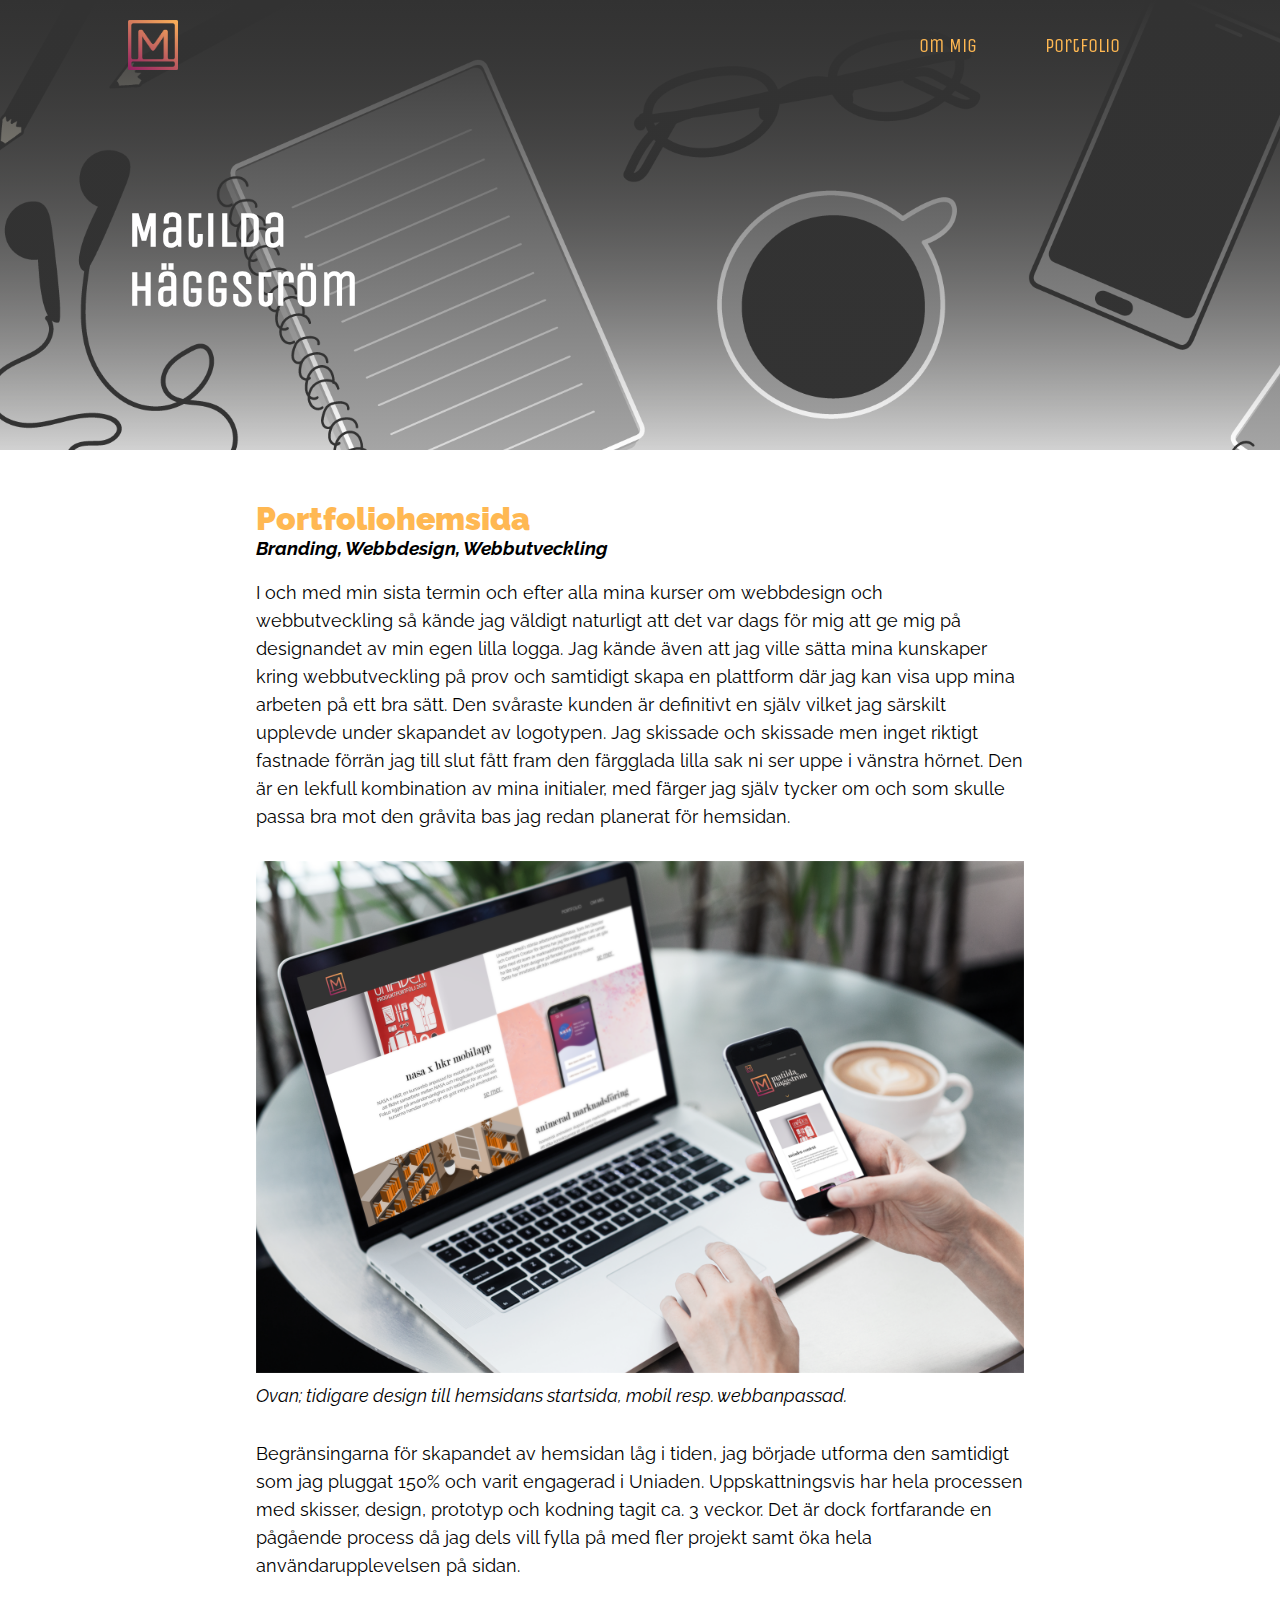
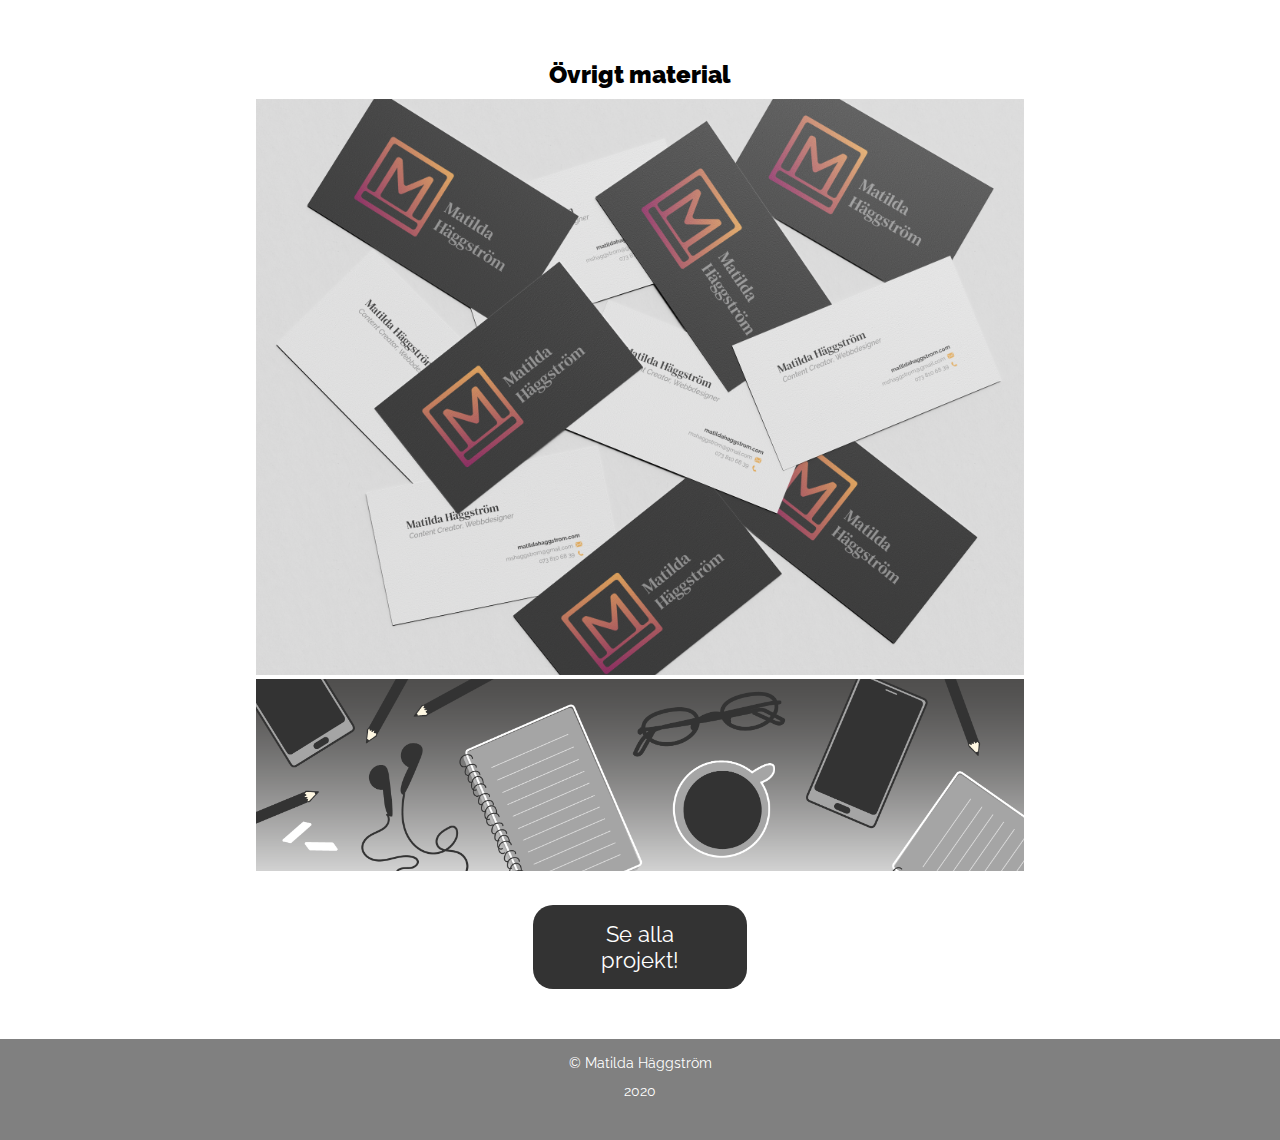
<file: portfoliohemsida.html>
<!doctype html>
<html>
<head>
   <meta charset="utf-8">
    <title>Matilda Häggström</title>
    <link rel="icon" 
      type="image/png" 
      href="img/mlogo.png">
    <link rel="stylesheet" href="style.css">
    <link href="https://fonts.googleapis.com/css?family=Unica+One&display=swap" rel="stylesheet">
    <link href="https://fonts.googleapis.com/css?family=Raleway&display=swap" rel="stylesheet">
    <meta name="viewport" content="width=device-width, initial-scale=1.0">
   <script
  src="https://code.jquery.com/jquery-3.4.1.js"
  integrity="sha256-WpOohJOqMqqyKL9FccASB9O0KwACQJpFTUBLTYOVvVU="
  crossorigin="anonymous"></script>
</head>
<body>
    <header>
        <nav>
          
            <a href="index.html"><img class="logo" src="img/mlogo.png" alt="logo"></a>
           
            <div id="menu">
               <ul>
                <li><a href="about.html">Om Mig</a></li>
                <li><a href="portfolio.html">Portfolio</a></li>
                </ul>
            </div>
        </nav>
        
      <h1>Matilda <br> Häggström</h1>
      
    </header>
       <div class="closeup">
        <h1>Portfoliohemsida</h1>
          <h3>Branding, Webbdesign, Webbutveckling</h3>
           <p>
            I och med min sista termin och efter alla mina kurser om webbdesign och webbutveckling så kände jag väldigt naturligt att det var dags för mig att ge mig på designandet av min egen lilla logga.
            Jag kände även att jag ville sätta mina kunskaper kring webbutveckling på prov och samtidigt skapa en plattform där jag kan visa upp mina arbeten på ett bra sätt. Den svåraste kunden är definitivt en själv
            vilket jag särskilt upplevde under skapandet av logotypen. Jag skissade och skissade men inget riktigt fastnade förrän jag till slut fått fram den färgglada lilla sak ni ser uppe i vänstra hörnet.
            Den är en lekfull kombination av mina initialer, med färger jag själv tycker om och som skulle passa bra mot den gråvita bas jag redan planerat för hemsidan.
            </p>
                
            <img src="img/mhmockup.png" alt="MH mockup, Mockup psd created by aleksandr_samochernyi">
           
           <p><i>Ovan; tidigare design till hemsidans startsida, mobil resp. webbanpassad.</i></p>
           
           <p>Begränsingarna för skapandet av hemsidan låg i tiden, jag började utforma den samtidigt som jag pluggat 150% och varit engagerad i Uniaden. Uppskattningsvis har hela processen med 
           skisser, design, prototyp och kodning tagit ca. 3 veckor. Det är dock fortfarande en pågående process då jag dels vill fylla på med fler projekt samt öka hela användarupplevelsen på sidan.</p>
           
           <h2>Övrigt material</h2>
            <img src="img/logobznz.png" alt="Visitkort mockup">
            <img src="img/mhbanner.png" alt="MH pattern">
           
           <a class="button" href="portfolio.html">Se alla projekt!</a>
        </div>  
<footer>
    <p>
        &copy; Matilda Häggström <br> 2020</p>
</footer>
<script src="webp.js"></script>
</body>
</html>
</file>
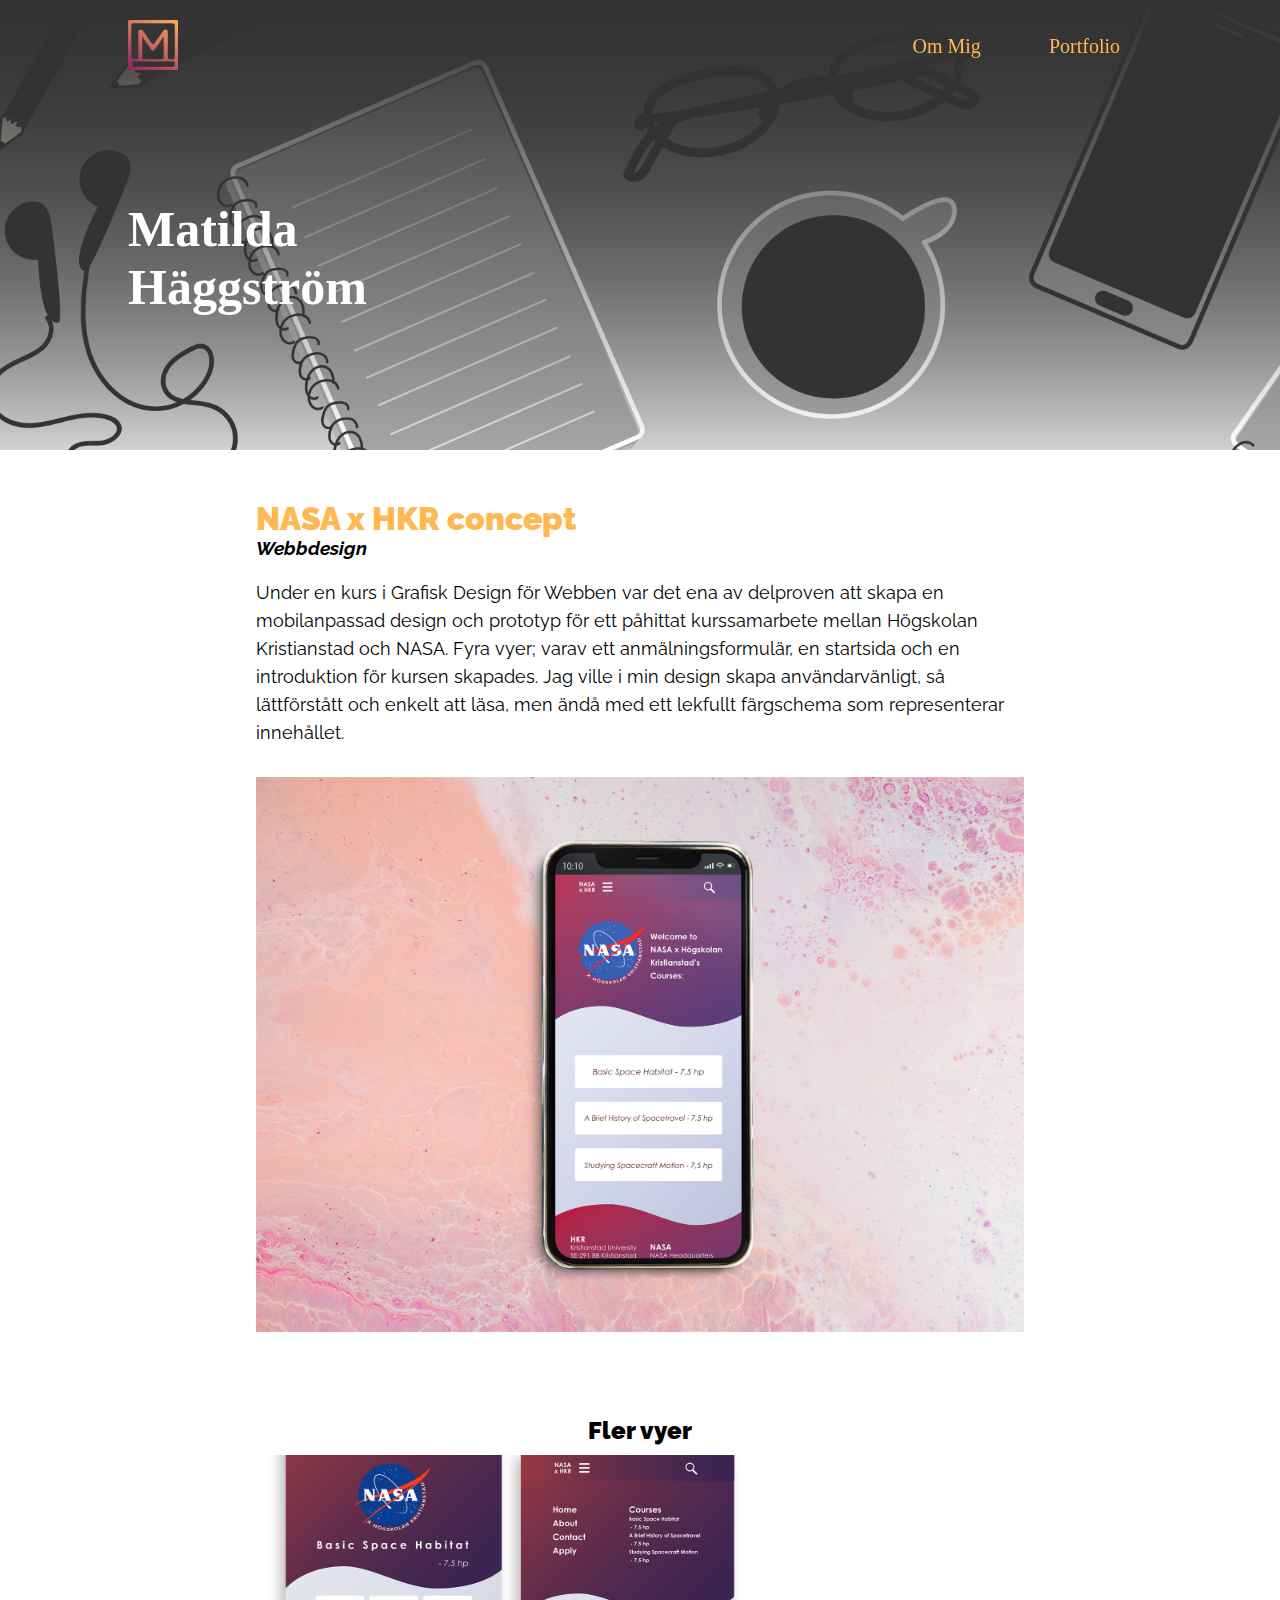
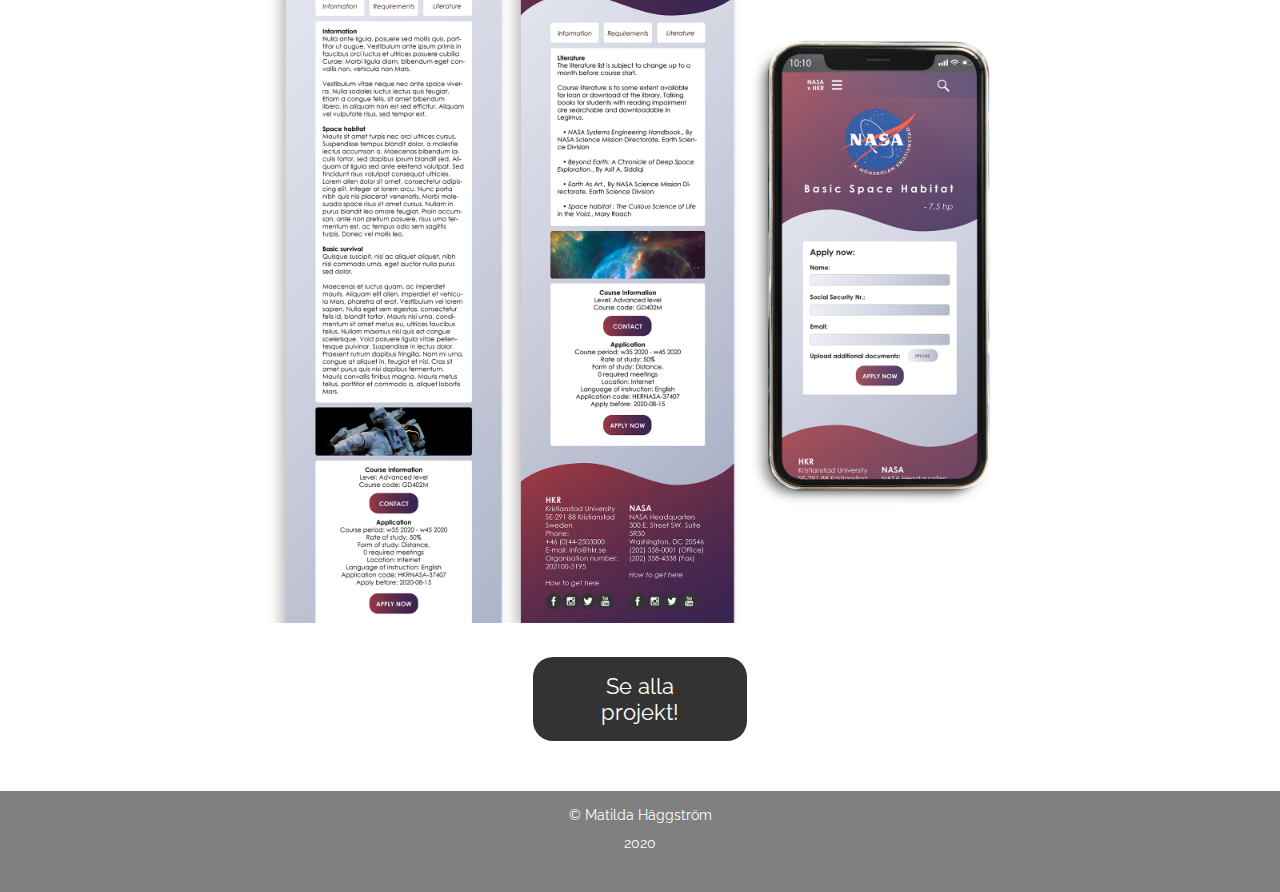
<file: project2.html>
<!doctype html>
<html>
<head>
   <meta charset="utf-8">
    <title>Matilda Häggströme</title>
    <link rel="stylesheet" href="style.css">
    <link href="https://fonts.googleapis.com/css?family=DM+Serif+Text&display=swap" rel="stylesheet">
    <link href="https://fonts.googleapis.com/css?family=Raleway&display=swap" rel="stylesheet">
    <meta name="viewport" content="width=device-width, initial-scale=1.0">
   <script
  src="https://code.jquery.com/jquery-3.4.1.js"
  integrity="sha256-WpOohJOqMqqyKL9FccASB9O0KwACQJpFTUBLTYOVvVU="
  crossorigin="anonymous"></script>
</head>
<body>
    <header>
        <nav>
          
            <a href="index.html"><img class="logo" src="img/mlogo.png" alt="logo"></a>
           
            <div id="menu">
               <ul>
                <li><a href="about.html">Om Mig</a></li>
                <li><a href="portfolio.html">Portfolio</a></li>
                </ul>
            </div>
        </nav>
        
      <h1>Matilda <br> Häggström</h1>
      
    </header>
       <div class="closeup">
        <h1>NASA x HKR concept</h1>
          <h3>Webbdesign</h3>
           <p>
            Under en kurs i Grafisk Design för Webben var det ena av delproven att skapa en mobilanpassad design och prototyp för ett påhittat kurssamarbete mellan Högskolan Kristianstad och NASA. 
            Fyra vyer; varav ett anmälningsformulär, en startsida och en introduktion för kursen skapades. Jag ville i min design skapa användarvänligt, så lättförstått och enkelt att läsa, men ändå
               med ett lekfullt färgschema som representerar innehållet. </p>
                
            <img src="img/nasa.png" alt="Nasa x HKR mockup">
           
           <h2>Fler vyer</h2>
           <img src="img/nasamockup.png" alt="Nasa x HKR mockup">
           
           <a class="button" href="portfolio.html">Se alla projekt!</a>
        </div>  
<footer>
    <p>
        &copy; Matilda Häggström <br> 2020</p>
</footer>
<script src="webp.js"></script>
</body>
</html>
</file>
<file: style.css>
* {
    	margin: 0;
	padding: 0;
}

/* generellt + nav */
body {
    margin: 0;
    padding: 0;
    font-family: 'Raleway', sans-serif;
}

header {
    background: linear-gradient(rgba(50, 50, 50, 1), rgba(0, 0, 0, 0)), url(img/mhbanner.png);
    background-size: cover;
    background-position: center;
    height: 50vh;
}

footer {
    display: flex;
    justify-content: center;
    padding: 5px;
    background-color: gray;
    color: #fff;
    text-align: center;
}

footer p {
    font-size: 14px;
}

nav {
    position: fixed;
    width: 100%;
    line-height: 60px;
}

nav ul {
    float: right;
    margin: 0;
    padding-right: 10%;
    font-family: 'Unica One', cursive;
}

header h1 {
    font-family: 'Unica One', cursive;
}

nav ul li {
    display: inline-block;
    padding: 16px 32px;
}

nav ul li a {
    text-decoration: none;
    color: fff;
    font-size: 20px;
}

.logo {
    height: 50px;
    float: left;
    margin: 20px 0 20px 10%;
}

header h1 { /* texten i headern */
    padding: 200px 0 0 10%;
    color: #fff;
    font-size: 50px;
}

h1, h2 {
    font-family: 'Raleway', sans-serif;
    font-weight: 900;
}

h1 {
    color: #ffb852;
}

h3 {
    margin: 0 0 20px 0;
    font-style: italic;
}

a {
    color: #ffb852;
}

.description {
    width: 80%;
    margin: 50px auto;
}

.closeup {
    width: 60%;
    margin: 50px auto;
}

video {
    display: block;
    margin: 0 auto;
}

p {
    font-size: 18px;
    line-height: 28px;
    margin: 5px 0 30px 0;
}

nav.black {
    background: #333;
}

/* generellt + nav end */


.closeup h2 {
    margin: 80px 0 10px 0;
    text-align: center;
}

/* stil för kolumner */
.row {
  display: flex;
  flex-direction: row;
  flex-wrap: wrap;
  width: 100%;
}

.column {
  display: flex;
  flex-direction: column;
  flex-basis: 100%;
  flex: 1;
    margin: 5px;
}

.column h1 {
    margin: 15px 0 0 0;
}

/* stil för kolumner end */


div img {
    width: 100%;
}

.about {
    width: 80%;
    float: right;
}

.pround span {
    background: #333;
    color: #fff;
    display: inline-block;
    margin: 5px;
    padding: 5px 30px;
    border-radius: 40px;
}

.contact {
    display: block;
    text-align: center;
    margin: 100px auto;
}

.contact > h3 {
    color: #ffb852;
}

/* gör att a länkar ser ut som en knapp, för länkning till portf.sida och om mig */

.button {
    display: block;
    border: none;
    border-radius: 20px;
    padding: 1rem 2rem;
    margin: 30px auto;
    text-decoration: none;
    background: #333;
    width: 150px;
    color: #ffffff;
    font-family: inherit;
    font-size: 22px;
    text-align: center;
    transition: background 250ms ease-in-out, 
                transform 150ms ease;
    -webkit-appearance: none;
    -moz-appearance: none;
}

.button:hover,
.button:focus {
    background: #000;
}

.button:active {
    transform: scale(0.99);
}

/* end a link till knapp */

#hcr {
    width: 50%;
    display: block;
    margin: 0 auto;
}


/* mobilanpassat */

@media only screen and (max-width: 1000px) {
  .description {
    width: 90%;
  }
    
    .closeup {
    width: 90%;
}
    
    video {
        width: 100%;
    }
    
    header h1 {
    padding: 100px 0 0 5%;
}
    
    nav ul {
    float: right;
    margin: 0;
    padding-right: 5%;
}
    nav ul li {
    display: inline-block;
    padding: 16px 15px;
}
      .logo {
    height: 50px;
    float: left;
    margin: 20px 0 20px 5%;
}
    
}

@media only screen and (max-width: 800px) {
  .row {
    flex-direction: column;
    flex: 1;
  }

}
</file>
